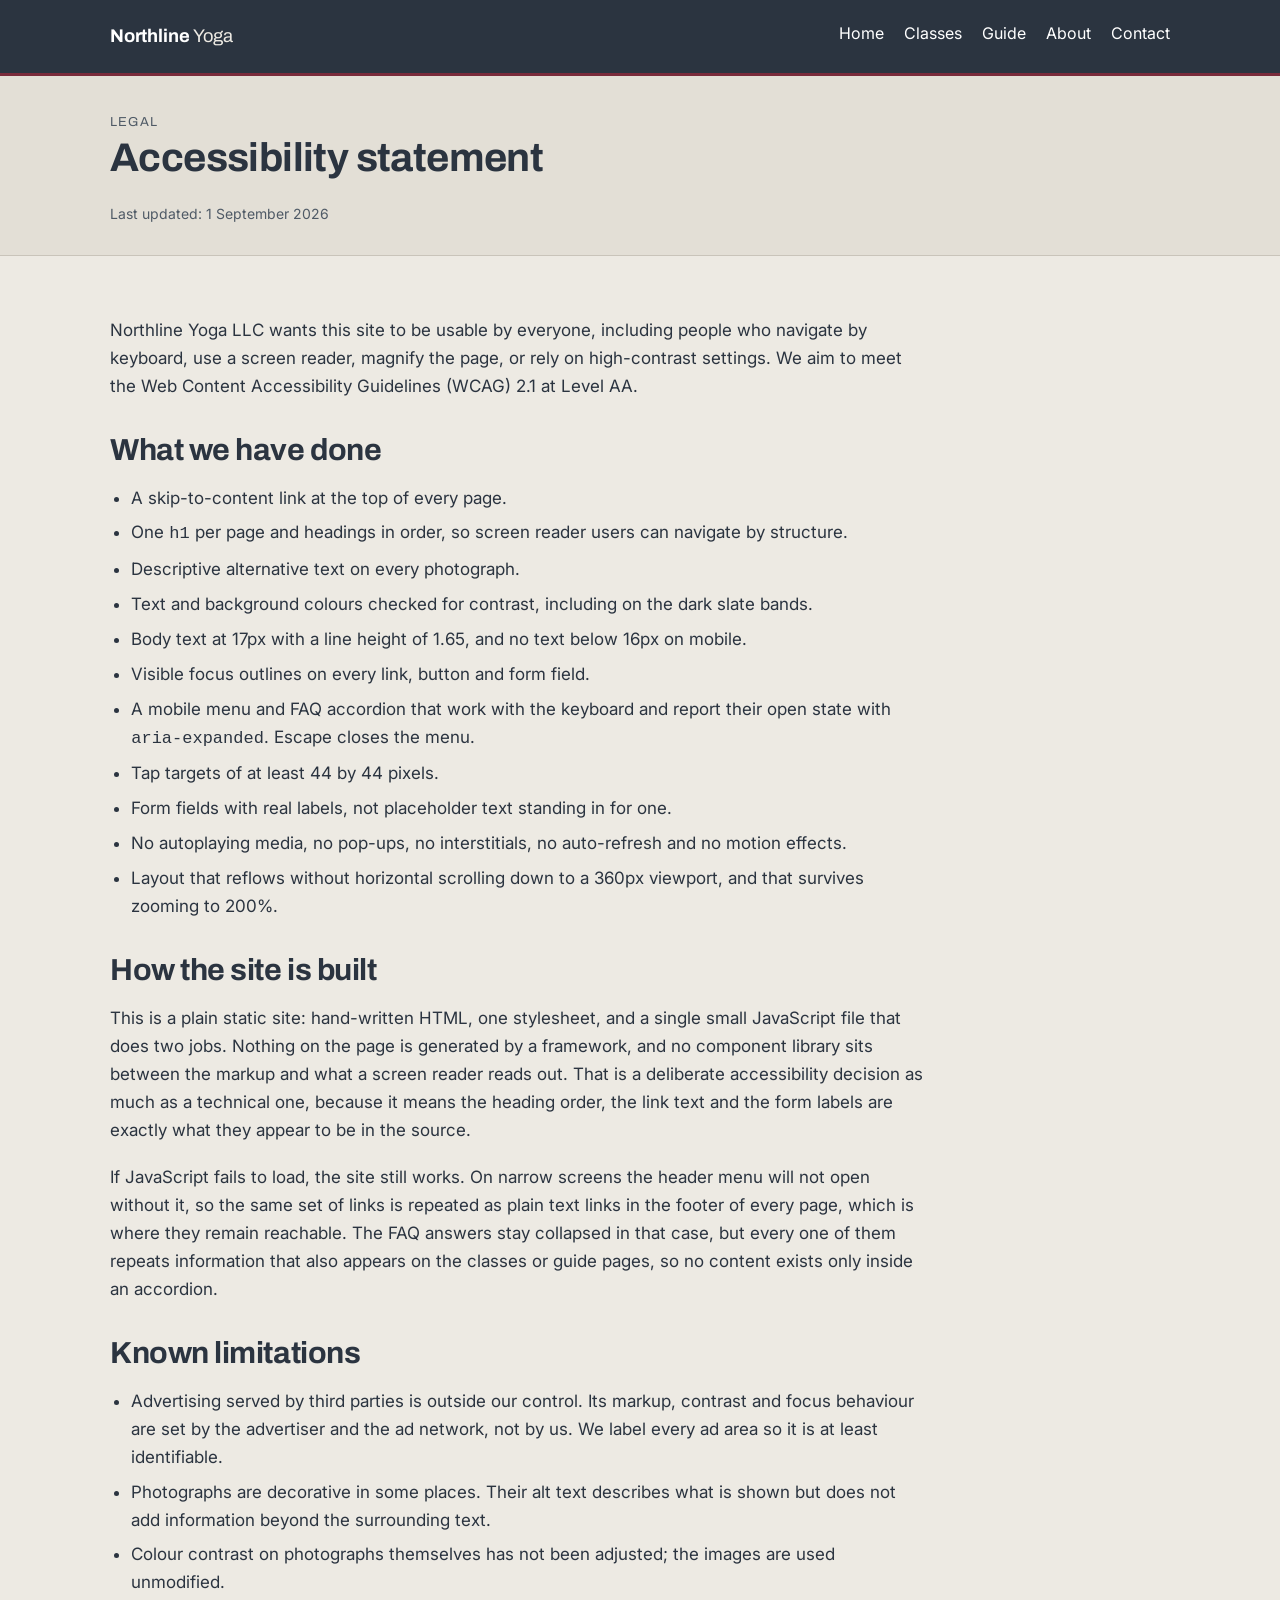
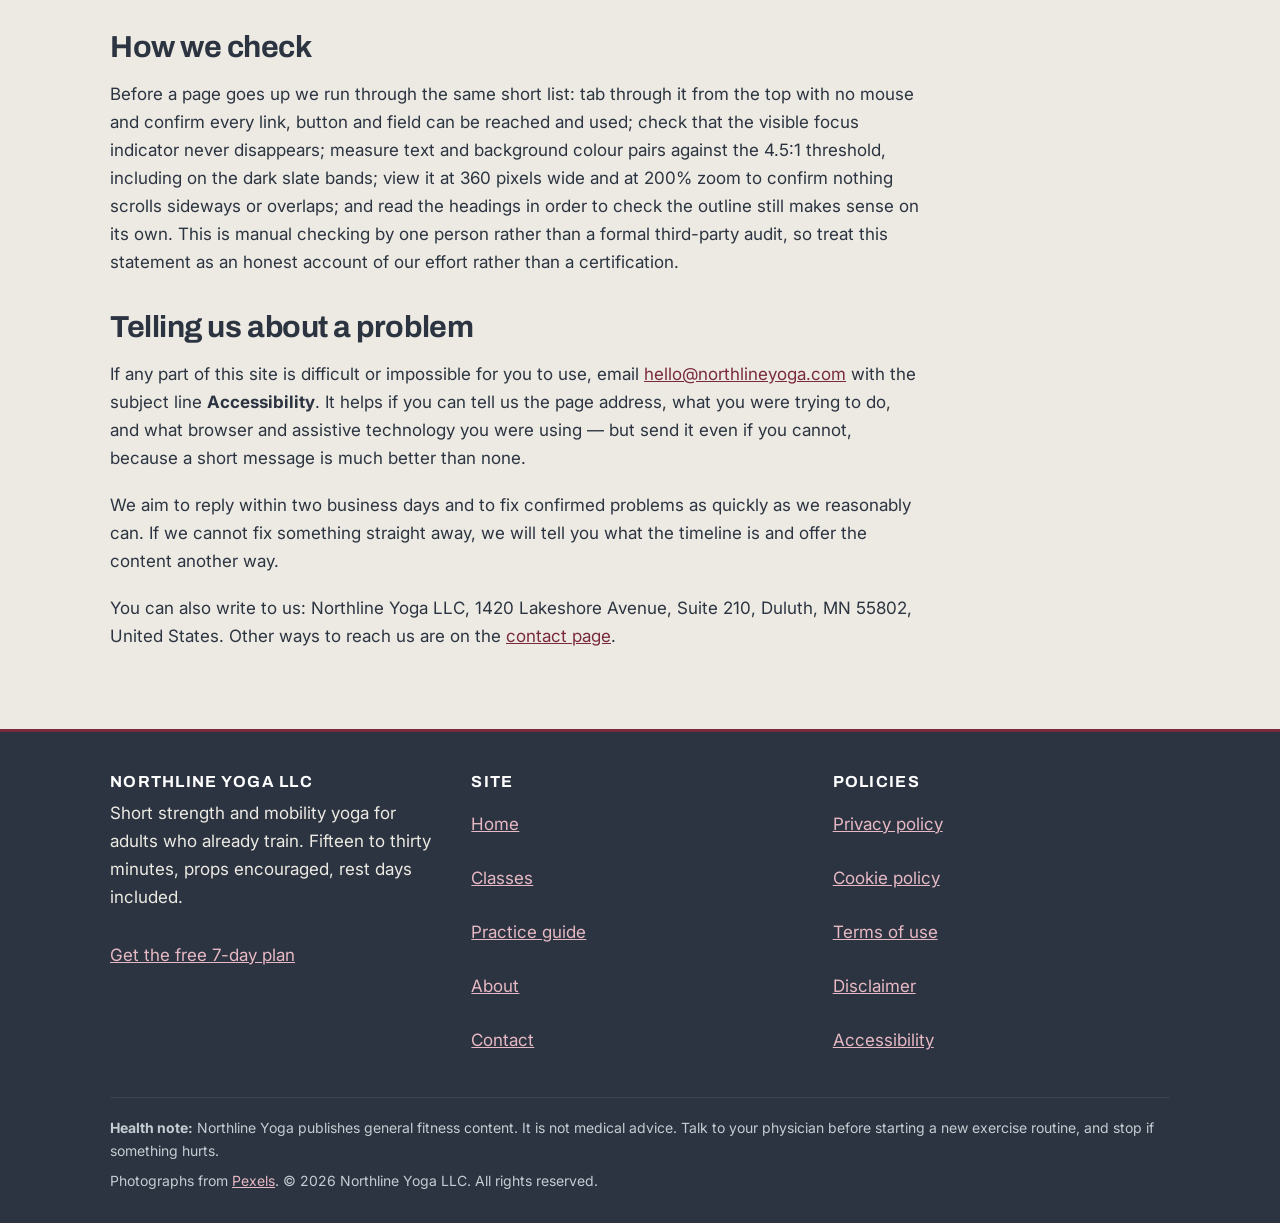
<file: accessibility.html>
<!DOCTYPE html>
<html lang="en-US">
<head>
<meta charset="utf-8">
<meta name="viewport" content="width=device-width, initial-scale=1">
<title>Accessibility Statement | Northline Yoga</title>
<meta name="description" content="How Northline Yoga builds this site for keyboard, screen reader and low-vision use, the standard we aim at, known limitations, and how to report an accessibility problem.">
<link rel="canonical" href="https://www.northlineyoga.com/accessibility.html">
<meta property="og:type" content="article">
<meta property="og:site_name" content="Northline Yoga">
<meta property="og:title" content="Accessibility Statement | Northline Yoga">
<meta property="og:description" content="The standard we aim at, what we have done, known limitations, and how to report a problem.">
<meta property="og:url" content="https://www.northlineyoga.com/accessibility.html">
<meta property="og:image" content="https://images.pexels.com/photos/8436587/pexels-photo-8436587.jpeg?auto=compress&cs=tinysrgb&w=1200">
<meta name="twitter:card" content="summary_large_image">
<link rel="icon" href="https://images.pexels.com/photos/6752163/pexels-photo-6752163.jpeg?auto=compress&cs=tinysrgb&w=64" type="image/jpeg">
<link rel="preconnect" href="https://fonts.googleapis.com">
<link rel="preconnect" href="https://fonts.gstatic.com" crossorigin>
<link href="https://fonts.googleapis.com/css2?family=Archivo:wght@600;700&family=Inter:wght@400;600&display=swap" rel="stylesheet">
<link rel="stylesheet" href="styles.css">
<!-- Google AdSense: enable only after the site is approved.
<script async src="https://pagead2.googlesyndication.com/pagead/js/adsbygoogle.js?client=ca-pub-XXXXXXXXXXXXXXXX" crossorigin="anonymous"></script>
-->
</head>
<body>
<a class="skip-link" href="#main">Skip to content</a>

<header class="site-header">
  <div class="container header-inner">
    <a class="brand" href="index.html">Northline <span>Yoga</span></a>
    <button class="nav-toggle" type="button" aria-expanded="false" aria-controls="site-nav">
      <span class="bars" aria-hidden="true"></span> Menu
    </button>
    <nav class="site-nav" id="site-nav" aria-label="Main">
      <ul>
        <li><a href="index.html">Home</a></li>
        <li><a href="classes.html">Classes</a></li>
        <li><a href="guide.html">Guide</a></li>
        <li><a href="about.html">About</a></li>
        <li><a href="contact.html">Contact</a></li>
      </ul>
    </nav>
  </div>
</header>

<main id="main">

  <div class="page-head">
    <div class="container">
      <p class="eyebrow">Legal</p>
      <h1>Accessibility statement</h1>
      <p class="meta-line">Last updated: 1 September 2026</p>
    </div>
  </div>

  <section class="section">
    <div class="container">
      <div class="prose">

        <p>Northline Yoga LLC wants this site to be usable by everyone, including people who navigate by keyboard, use a screen reader, magnify the page, or rely on high-contrast settings. We aim to meet the Web Content Accessibility Guidelines (WCAG) 2.1 at Level AA.</p>

        <h2>What we have done</h2>
        <ul>
          <li>A skip-to-content link at the top of every page.</li>
          <li>One <code>h1</code> per page and headings in order, so screen reader users can navigate by structure.</li>
          <li>Descriptive alternative text on every photograph.</li>
          <li>Text and background colours checked for contrast, including on the dark slate bands.</li>
          <li>Body text at 17px with a line height of 1.65, and no text below 16px on mobile.</li>
          <li>Visible focus outlines on every link, button and form field.</li>
          <li>A mobile menu and FAQ accordion that work with the keyboard and report their open state with <code>aria-expanded</code>. Escape closes the menu.</li>
          <li>Tap targets of at least 44 by 44 pixels.</li>
          <li>Form fields with real labels, not placeholder text standing in for one.</li>
          <li>No autoplaying media, no pop-ups, no interstitials, no auto-refresh and no motion effects.</li>
          <li>Layout that reflows without horizontal scrolling down to a 360px viewport, and that survives zooming to 200%.</li>
        </ul>

        <h2>How the site is built</h2>
        <p>This is a plain static site: hand-written HTML, one stylesheet, and a single small JavaScript file that does two jobs. Nothing on the page is generated by a framework, and no component library sits between the markup and what a screen reader reads out. That is a deliberate accessibility decision as much as a technical one, because it means the heading order, the link text and the form labels are exactly what they appear to be in the source.</p>
        <p>If JavaScript fails to load, the site still works. On narrow screens the header menu will not open without it, so the same set of links is repeated as plain text links in the footer of every page, which is where they remain reachable. The FAQ answers stay collapsed in that case, but every one of them repeats information that also appears on the classes or guide pages, so no content exists only inside an accordion.</p>

        <h2>Known limitations</h2>
        <ul>
          <li>Advertising served by third parties is outside our control. Its markup, contrast and focus behaviour are set by the advertiser and the ad network, not by us. We label every ad area so it is at least identifiable.</li>
          <li>Photographs are decorative in some places. Their alt text describes what is shown but does not add information beyond the surrounding text.</li>
          <li>Colour contrast on photographs themselves has not been adjusted; the images are used unmodified.</li>
        </ul>

        <h2>How we check</h2>
        <p>Before a page goes up we run through the same short list: tab through it from the top with no mouse and confirm every link, button and field can be reached and used; check that the visible focus indicator never disappears; measure text and background colour pairs against the 4.5:1 threshold, including on the dark slate bands; view it at 360 pixels wide and at 200% zoom to confirm nothing scrolls sideways or overlaps; and read the headings in order to check the outline still makes sense on its own. This is manual checking by one person rather than a formal third-party audit, so treat this statement as an honest account of our effort rather than a certification.</p>

        <h2>Telling us about a problem</h2>
        <p>If any part of this site is difficult or impossible for you to use, email <a href="mailto:hello@northlineyoga.com">hello@northlineyoga.com</a> with the subject line <strong>Accessibility</strong>. It helps if you can tell us the page address, what you were trying to do, and what browser and assistive technology you were using &mdash; but send it even if you cannot, because a short message is much better than none.</p>
        <p>We aim to reply within two business days and to fix confirmed problems as quickly as we reasonably can. If we cannot fix something straight away, we will tell you what the timeline is and offer the content another way.</p>
        <p>You can also write to us: Northline Yoga LLC, 1420 Lakeshore Avenue, Suite 210, Duluth, MN 55802, United States. Other ways to reach us are on the <a href="contact.html">contact page</a>.</p>

      </div>
    </div>
  </section>

</main>

<footer class="site-footer">
  <div class="container">
    <div class="footer-grid">
      <div>
        <h2>Northline Yoga LLC</h2>
        <p>Short strength and mobility yoga for adults who already train. Fifteen to thirty minutes, props encouraged, rest days included.</p>
        <p><a href="contact.html#start">Get the free 7-day plan</a></p>
      </div>
      <div>
        <h3>Site</h3>
        <ul>
          <li><a href="index.html">Home</a></li>
          <li><a href="classes.html">Classes</a></li>
          <li><a href="guide.html">Practice guide</a></li>
          <li><a href="about.html">About</a></li>
          <li><a href="contact.html">Contact</a></li>
        </ul>
      </div>
      <div>
        <h3>Policies</h3>
        <ul>
          <li><a href="privacy-policy.html">Privacy policy</a></li>
          <li><a href="cookie-policy.html">Cookie policy</a></li>
          <li><a href="terms.html">Terms of use</a></li>
          <li><a href="disclaimer.html">Disclaimer</a></li>
          <li><a href="accessibility.html">Accessibility</a></li>
        </ul>
      </div>
    </div>
    <div class="footer-note">
      <p><strong>Health note:</strong> Northline Yoga publishes general fitness content. It is not medical advice. Talk to your physician before starting a new exercise routine, and stop if something hurts.</p>
      <p>Photographs from <a href="https://www.pexels.com/" rel="noopener">Pexels</a>. &copy; 2026 Northline Yoga LLC. All rights reserved.</p>
    </div>
  </div>
</footer>

<script src="script.js"></script>
</body>
</html>
</file>
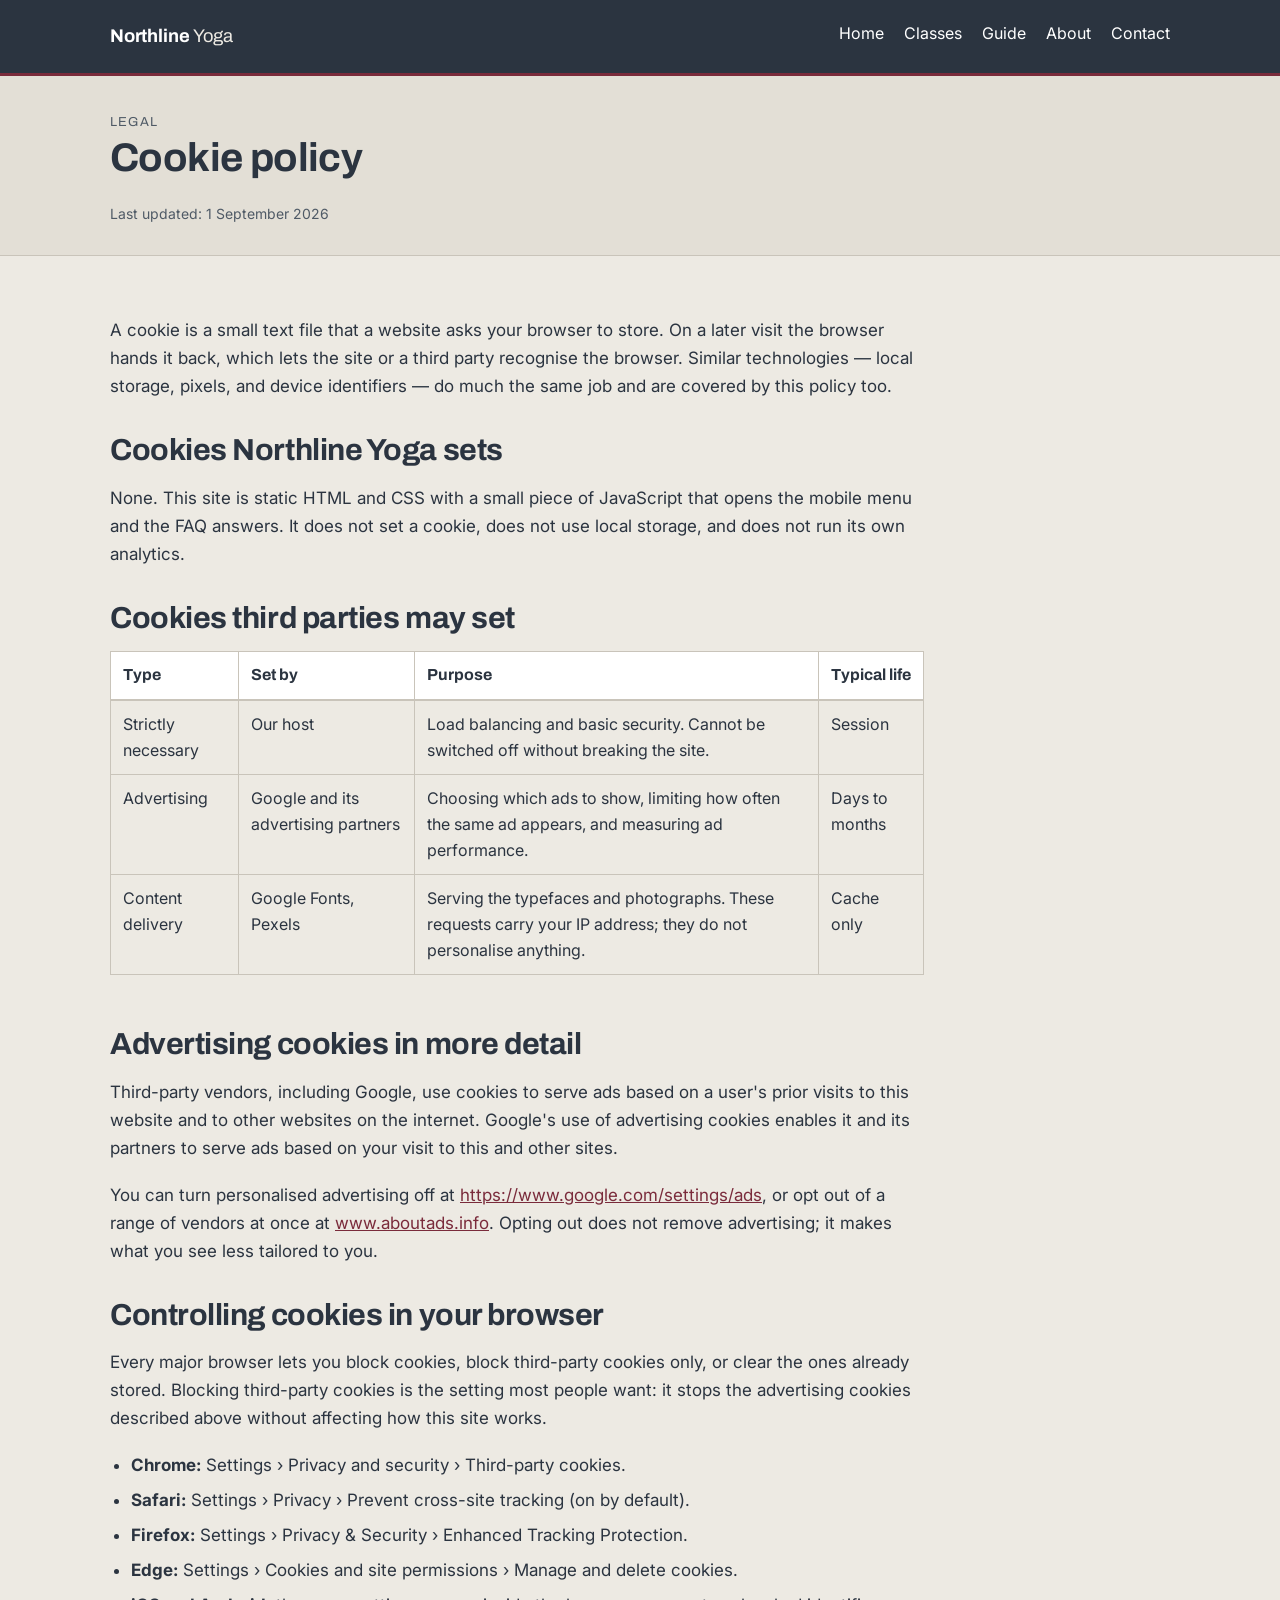
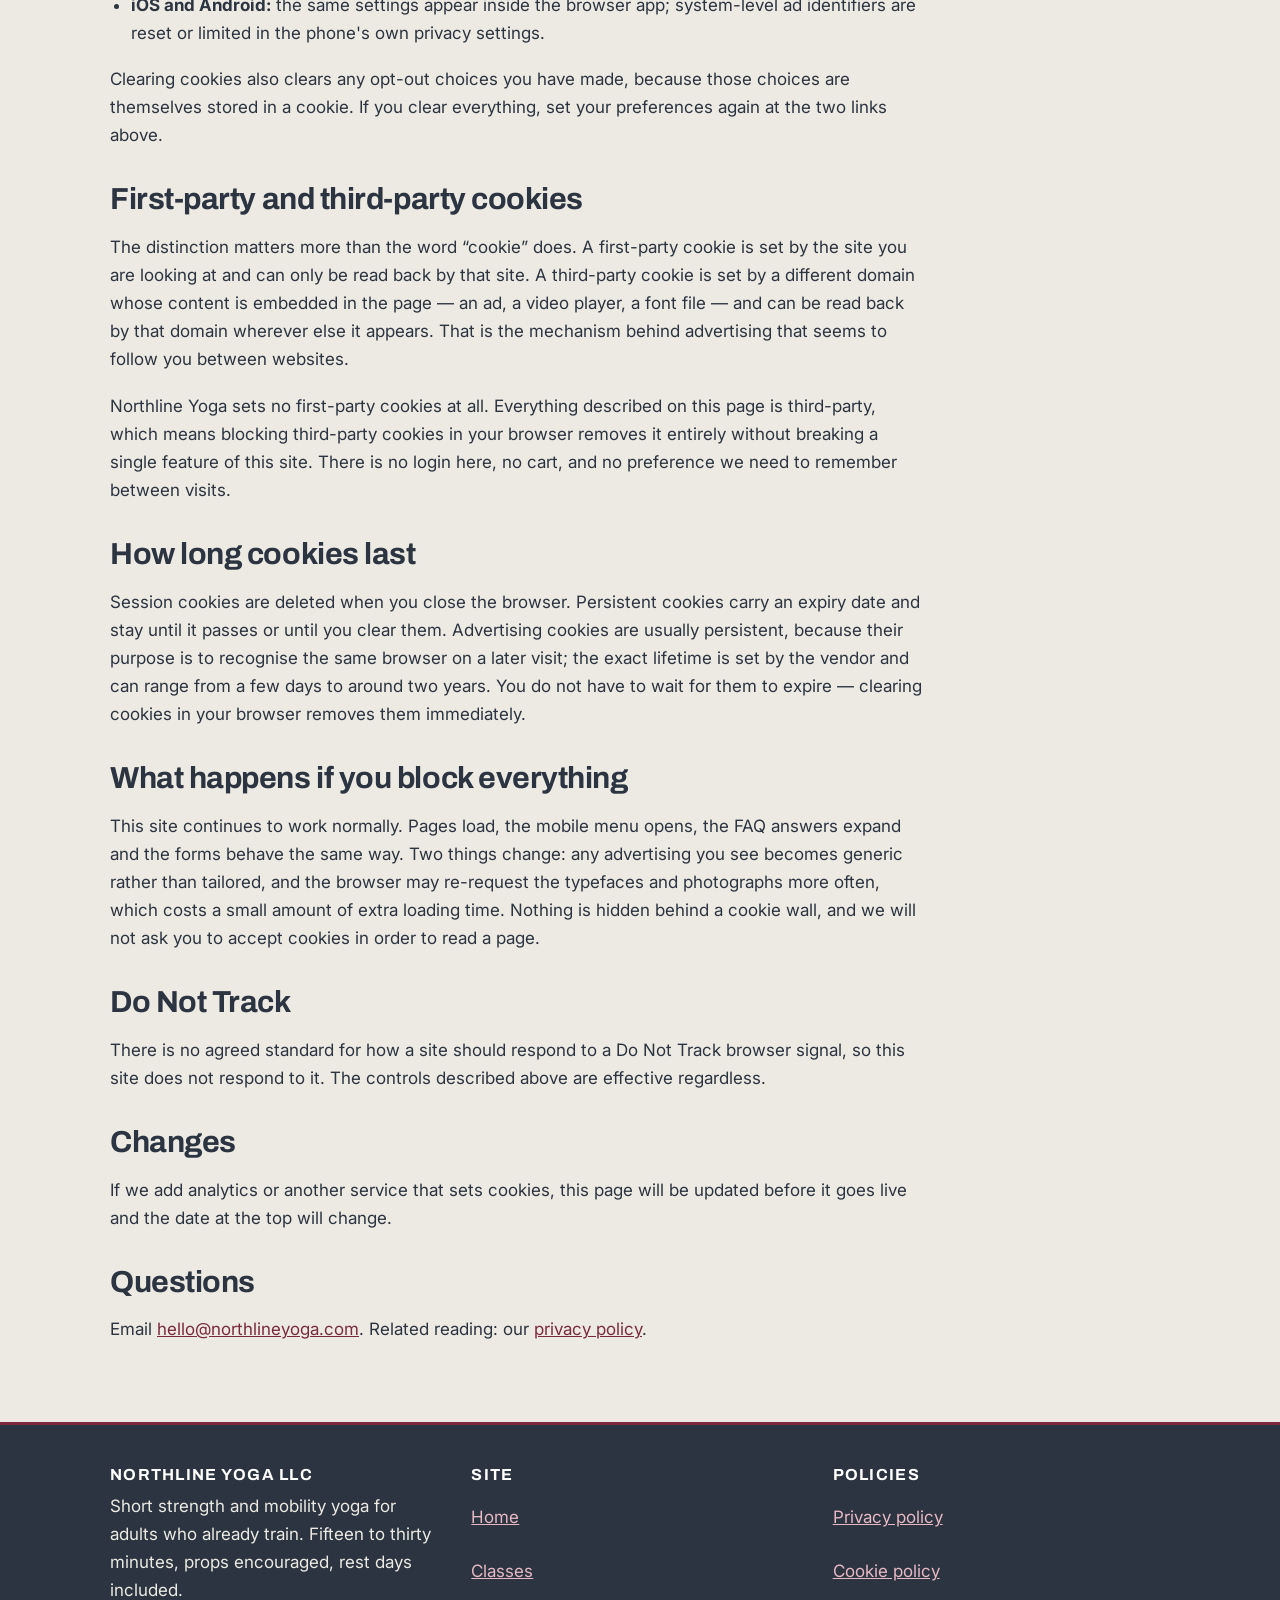
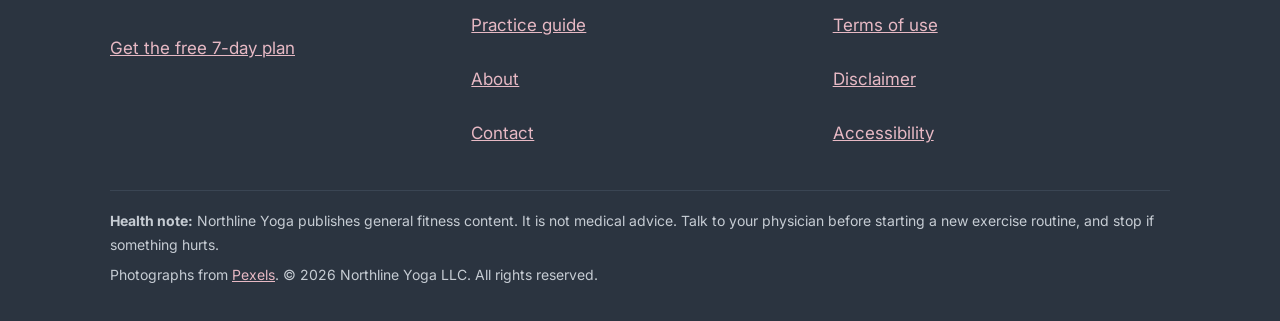
<file: cookie-policy.html>
<!DOCTYPE html>
<html lang="en-US">
<head>
<meta charset="utf-8">
<meta name="viewport" content="width=device-width, initial-scale=1">
<title>Cookie Policy | Northline Yoga</title>
<meta name="description" content="The cookie types that may be set when you use northlineyoga.com, who sets them, and step-by-step instructions for controlling or removing cookies in your browser.">
<link rel="canonical" href="https://www.northlineyoga.com/cookie-policy.html">
<meta property="og:type" content="article">
<meta property="og:site_name" content="Northline Yoga">
<meta property="og:title" content="Cookie Policy | Northline Yoga">
<meta property="og:description" content="Which cookies may be set on this site, who sets them, and how to control them in your browser.">
<meta property="og:url" content="https://www.northlineyoga.com/cookie-policy.html">
<meta property="og:image" content="https://images.pexels.com/photos/8436587/pexels-photo-8436587.jpeg?auto=compress&cs=tinysrgb&w=1200">
<meta name="twitter:card" content="summary_large_image">
<link rel="icon" href="https://images.pexels.com/photos/6752163/pexels-photo-6752163.jpeg?auto=compress&cs=tinysrgb&w=64" type="image/jpeg">
<link rel="preconnect" href="https://fonts.googleapis.com">
<link rel="preconnect" href="https://fonts.gstatic.com" crossorigin>
<link href="https://fonts.googleapis.com/css2?family=Archivo:wght@600;700&family=Inter:wght@400;600&display=swap" rel="stylesheet">
<link rel="stylesheet" href="styles.css">
<!-- Google AdSense: enable only after the site is approved.
<script async src="https://pagead2.googlesyndication.com/pagead/js/adsbygoogle.js?client=ca-pub-XXXXXXXXXXXXXXXX" crossorigin="anonymous"></script>
-->
</head>
<body>
<a class="skip-link" href="#main">Skip to content</a>

<header class="site-header">
  <div class="container header-inner">
    <a class="brand" href="index.html">Northline <span>Yoga</span></a>
    <button class="nav-toggle" type="button" aria-expanded="false" aria-controls="site-nav">
      <span class="bars" aria-hidden="true"></span> Menu
    </button>
    <nav class="site-nav" id="site-nav" aria-label="Main">
      <ul>
        <li><a href="index.html">Home</a></li>
        <li><a href="classes.html">Classes</a></li>
        <li><a href="guide.html">Guide</a></li>
        <li><a href="about.html">About</a></li>
        <li><a href="contact.html">Contact</a></li>
      </ul>
    </nav>
  </div>
</header>

<main id="main">

  <div class="page-head">
    <div class="container">
      <p class="eyebrow">Legal</p>
      <h1>Cookie policy</h1>
      <p class="meta-line">Last updated: 1 September 2026</p>
    </div>
  </div>

  <section class="section">
    <div class="container">
      <div class="prose">

        <p>A cookie is a small text file that a website asks your browser to store. On a later visit the browser hands it back, which lets the site or a third party recognise the browser. Similar technologies &mdash; local storage, pixels, and device identifiers &mdash; do much the same job and are covered by this policy too.</p>

        <h2>Cookies Northline Yoga sets</h2>
        <p>None. This site is static HTML and CSS with a small piece of JavaScript that opens the mobile menu and the FAQ answers. It does not set a cookie, does not use local storage, and does not run its own analytics.</p>

        <h2>Cookies third parties may set</h2>
        <div class="table-wrap">
          <table>
            <caption class="visually-hidden">Categories of cookie that may be set on this site</caption>
            <thead>
              <tr><th scope="col">Type</th><th scope="col">Set by</th><th scope="col">Purpose</th><th scope="col">Typical life</th></tr>
            </thead>
            <tbody>
              <tr>
                <td>Strictly necessary</td>
                <td>Our host</td>
                <td>Load balancing and basic security. Cannot be switched off without breaking the site.</td>
                <td>Session</td>
              </tr>
              <tr>
                <td>Advertising</td>
                <td>Google and its advertising partners</td>
                <td>Choosing which ads to show, limiting how often the same ad appears, and measuring ad performance.</td>
                <td>Days to months</td>
              </tr>
              <tr>
                <td>Content delivery</td>
                <td>Google Fonts, Pexels</td>
                <td>Serving the typefaces and photographs. These requests carry your IP address; they do not personalise anything.</td>
                <td>Cache only</td>
              </tr>
            </tbody>
          </table>
        </div>

        <h2>Advertising cookies in more detail</h2>
        <p>Third-party vendors, including Google, use cookies to serve ads based on a user's prior visits to this website and to other websites on the internet. Google's use of advertising cookies enables it and its partners to serve ads based on your visit to this and other sites.</p>
        <p>You can turn personalised advertising off at <a href="https://www.google.com/settings/ads" rel="noopener">https://www.google.com/settings/ads</a>, or opt out of a range of vendors at once at <a href="https://www.aboutads.info/choices/" rel="noopener">www.aboutads.info</a>. Opting out does not remove advertising; it makes what you see less tailored to you.</p>

        <h2>Controlling cookies in your browser</h2>
        <p>Every major browser lets you block cookies, block third-party cookies only, or clear the ones already stored. Blocking third-party cookies is the setting most people want: it stops the advertising cookies described above without affecting how this site works.</p>
        <ul>
          <li><strong>Chrome:</strong> Settings &rsaquo; Privacy and security &rsaquo; Third-party cookies.</li>
          <li><strong>Safari:</strong> Settings &rsaquo; Privacy &rsaquo; Prevent cross-site tracking (on by default).</li>
          <li><strong>Firefox:</strong> Settings &rsaquo; Privacy &amp; Security &rsaquo; Enhanced Tracking Protection.</li>
          <li><strong>Edge:</strong> Settings &rsaquo; Cookies and site permissions &rsaquo; Manage and delete cookies.</li>
          <li><strong>iOS and Android:</strong> the same settings appear inside the browser app; system-level ad identifiers are reset or limited in the phone's own privacy settings.</li>
        </ul>
        <p>Clearing cookies also clears any opt-out choices you have made, because those choices are themselves stored in a cookie. If you clear everything, set your preferences again at the two links above.</p>

        <h2>First-party and third-party cookies</h2>
        <p>The distinction matters more than the word &ldquo;cookie&rdquo; does. A first-party cookie is set by the site you are looking at and can only be read back by that site. A third-party cookie is set by a different domain whose content is embedded in the page &mdash; an ad, a video player, a font file &mdash; and can be read back by that domain wherever else it appears. That is the mechanism behind advertising that seems to follow you between websites.</p>
        <p>Northline Yoga sets no first-party cookies at all. Everything described on this page is third-party, which means blocking third-party cookies in your browser removes it entirely without breaking a single feature of this site. There is no login here, no cart, and no preference we need to remember between visits.</p>

        <h2>How long cookies last</h2>
        <p>Session cookies are deleted when you close the browser. Persistent cookies carry an expiry date and stay until it passes or until you clear them. Advertising cookies are usually persistent, because their purpose is to recognise the same browser on a later visit; the exact lifetime is set by the vendor and can range from a few days to around two years. You do not have to wait for them to expire &mdash; clearing cookies in your browser removes them immediately.</p>

        <h2>What happens if you block everything</h2>
        <p>This site continues to work normally. Pages load, the mobile menu opens, the FAQ answers expand and the forms behave the same way. Two things change: any advertising you see becomes generic rather than tailored, and the browser may re-request the typefaces and photographs more often, which costs a small amount of extra loading time. Nothing is hidden behind a cookie wall, and we will not ask you to accept cookies in order to read a page.</p>

        <h2>Do Not Track</h2>
        <p>There is no agreed standard for how a site should respond to a Do Not Track browser signal, so this site does not respond to it. The controls described above are effective regardless.</p>

        <h2>Changes</h2>
        <p>If we add analytics or another service that sets cookies, this page will be updated before it goes live and the date at the top will change.</p>

        <h2>Questions</h2>
        <p>Email <a href="mailto:hello@northlineyoga.com">hello@northlineyoga.com</a>. Related reading: our <a href="privacy-policy.html">privacy policy</a>.</p>

      </div>
    </div>
  </section>

</main>

<footer class="site-footer">
  <div class="container">
    <div class="footer-grid">
      <div>
        <h2>Northline Yoga LLC</h2>
        <p>Short strength and mobility yoga for adults who already train. Fifteen to thirty minutes, props encouraged, rest days included.</p>
        <p><a href="contact.html#start">Get the free 7-day plan</a></p>
      </div>
      <div>
        <h3>Site</h3>
        <ul>
          <li><a href="index.html">Home</a></li>
          <li><a href="classes.html">Classes</a></li>
          <li><a href="guide.html">Practice guide</a></li>
          <li><a href="about.html">About</a></li>
          <li><a href="contact.html">Contact</a></li>
        </ul>
      </div>
      <div>
        <h3>Policies</h3>
        <ul>
          <li><a href="privacy-policy.html">Privacy policy</a></li>
          <li><a href="cookie-policy.html">Cookie policy</a></li>
          <li><a href="terms.html">Terms of use</a></li>
          <li><a href="disclaimer.html">Disclaimer</a></li>
          <li><a href="accessibility.html">Accessibility</a></li>
        </ul>
      </div>
    </div>
    <div class="footer-note">
      <p><strong>Health note:</strong> Northline Yoga publishes general fitness content. It is not medical advice. Talk to your physician before starting a new exercise routine, and stop if something hurts.</p>
      <p>Photographs from <a href="https://www.pexels.com/" rel="noopener">Pexels</a>. &copy; 2026 Northline Yoga LLC. All rights reserved.</p>
    </div>
  </div>
</footer>

<script src="script.js"></script>
</body>
</html>
</file>
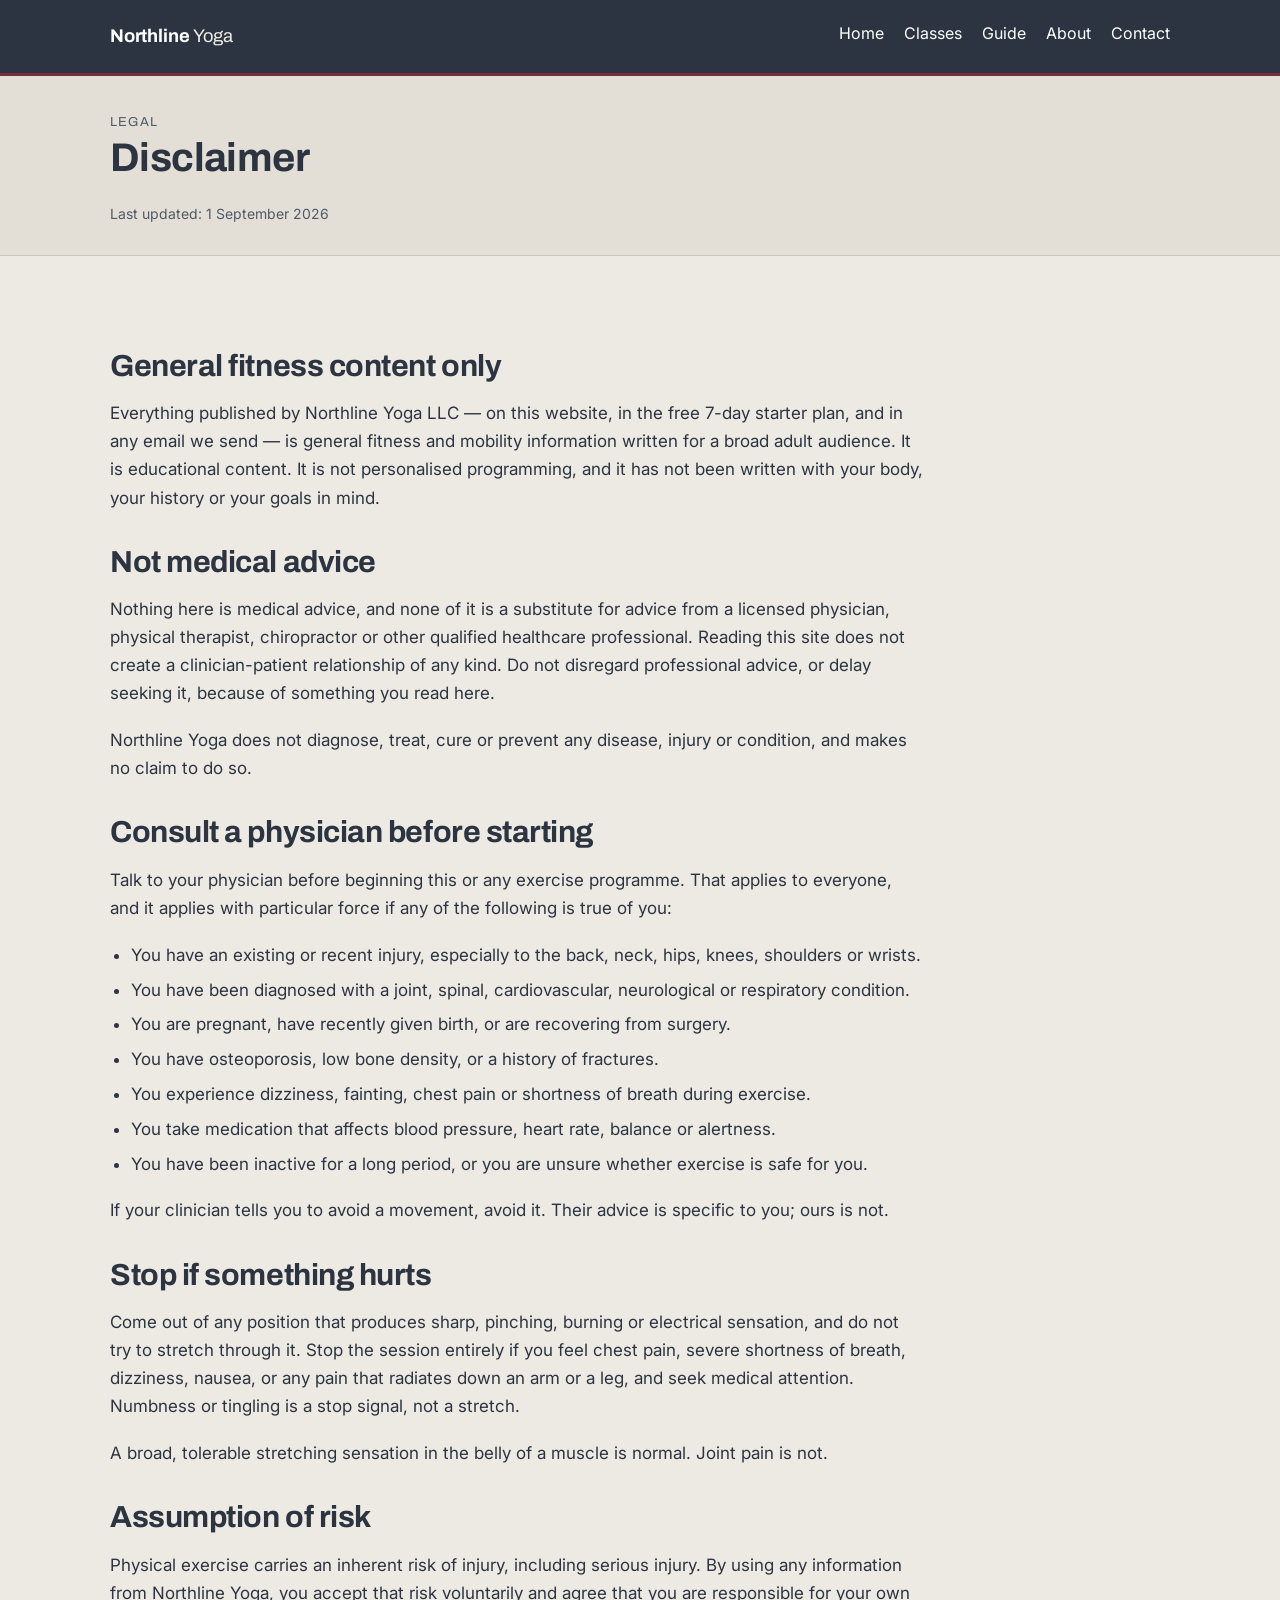
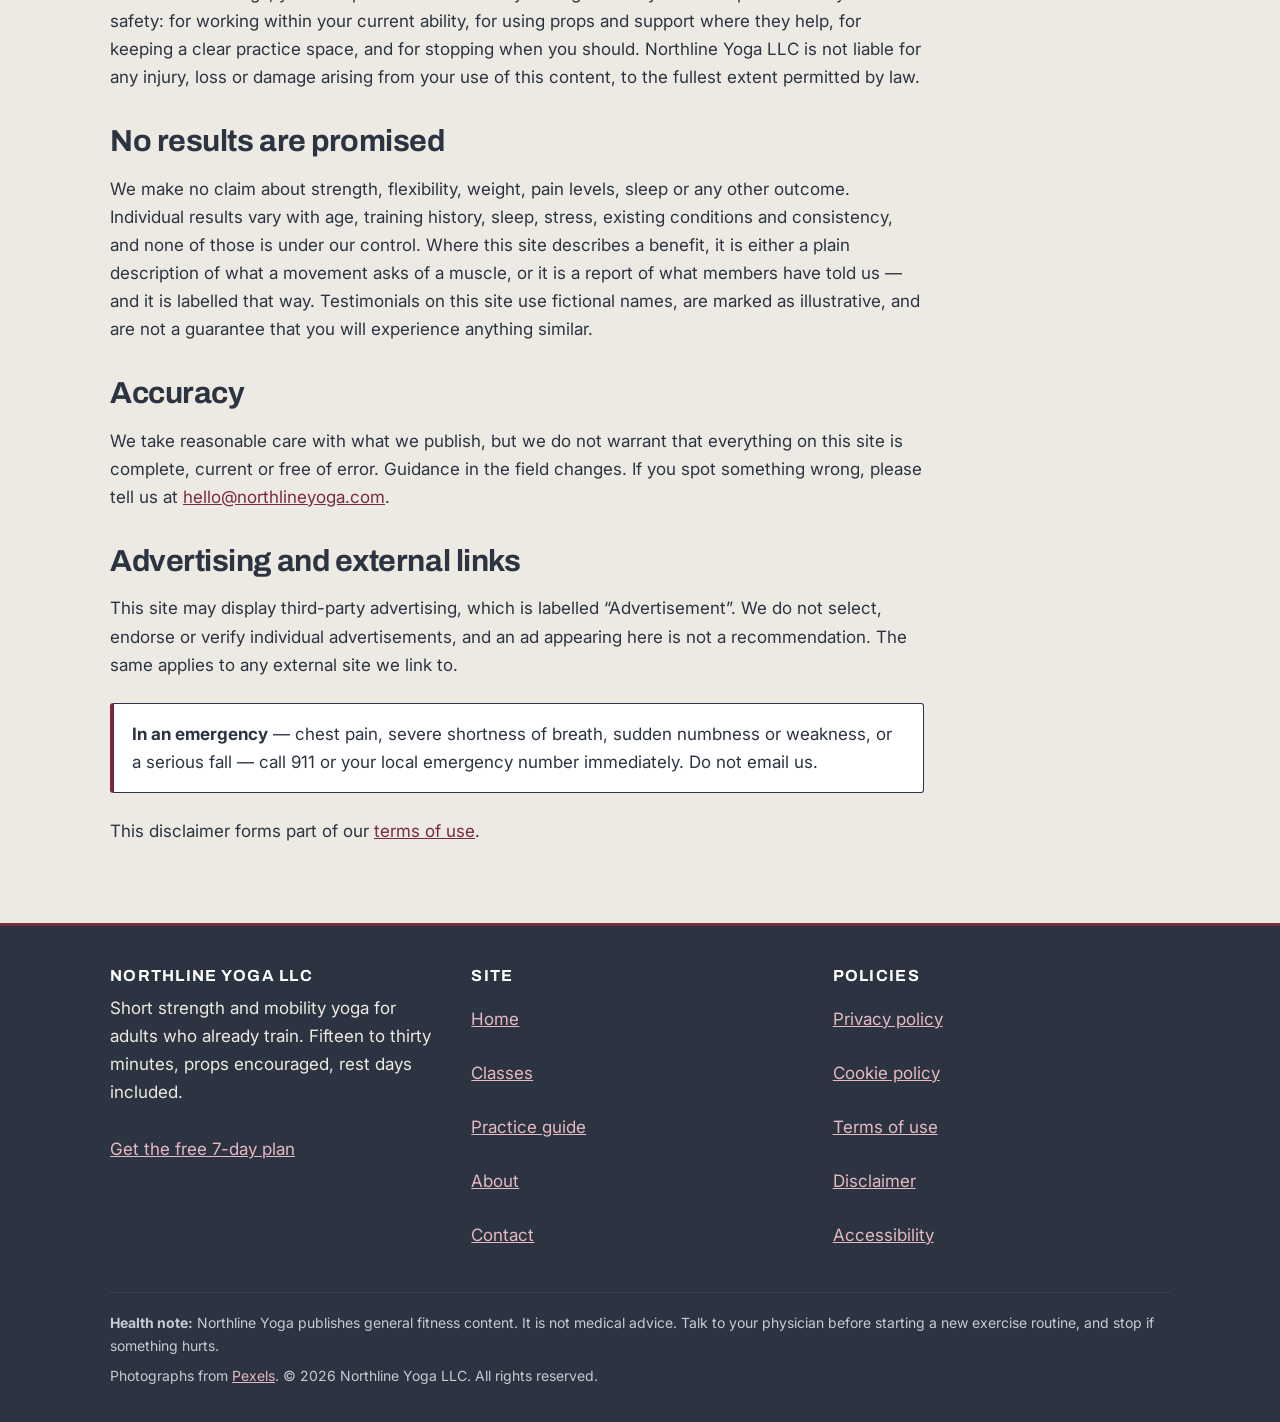
<file: disclaimer.html>
<!DOCTYPE html>
<html lang="en-US">
<head>
<meta charset="utf-8">
<meta name="viewport" content="width=device-width, initial-scale=1">
<title>Disclaimer | Northline Yoga</title>
<meta name="description" content="Northline Yoga publishes general fitness content, not medical advice. Consult a physician before starting, especially with an existing injury, and stop if something hurts.">
<link rel="canonical" href="https://www.northlineyoga.com/disclaimer.html">
<meta property="og:type" content="article">
<meta property="og:site_name" content="Northline Yoga">
<meta property="og:title" content="Disclaimer | Northline Yoga">
<meta property="og:description" content="General fitness content, not medical advice. Consult a physician before starting and stop if something hurts.">
<meta property="og:url" content="https://www.northlineyoga.com/disclaimer.html">
<meta property="og:image" content="https://images.pexels.com/photos/8436587/pexels-photo-8436587.jpeg?auto=compress&cs=tinysrgb&w=1200">
<meta name="twitter:card" content="summary_large_image">
<link rel="icon" href="https://images.pexels.com/photos/6752163/pexels-photo-6752163.jpeg?auto=compress&cs=tinysrgb&w=64" type="image/jpeg">
<link rel="preconnect" href="https://fonts.googleapis.com">
<link rel="preconnect" href="https://fonts.gstatic.com" crossorigin>
<link href="https://fonts.googleapis.com/css2?family=Archivo:wght@600;700&family=Inter:wght@400;600&display=swap" rel="stylesheet">
<link rel="stylesheet" href="styles.css">
<!-- Google AdSense: enable only after the site is approved.
<script async src="https://pagead2.googlesyndication.com/pagead/js/adsbygoogle.js?client=ca-pub-XXXXXXXXXXXXXXXX" crossorigin="anonymous"></script>
-->
</head>
<body>
<a class="skip-link" href="#main">Skip to content</a>

<header class="site-header">
  <div class="container header-inner">
    <a class="brand" href="index.html">Northline <span>Yoga</span></a>
    <button class="nav-toggle" type="button" aria-expanded="false" aria-controls="site-nav">
      <span class="bars" aria-hidden="true"></span> Menu
    </button>
    <nav class="site-nav" id="site-nav" aria-label="Main">
      <ul>
        <li><a href="index.html">Home</a></li>
        <li><a href="classes.html">Classes</a></li>
        <li><a href="guide.html">Guide</a></li>
        <li><a href="about.html">About</a></li>
        <li><a href="contact.html">Contact</a></li>
      </ul>
    </nav>
  </div>
</header>

<main id="main">

  <div class="page-head">
    <div class="container">
      <p class="eyebrow">Legal</p>
      <h1>Disclaimer</h1>
      <p class="meta-line">Last updated: 1 September 2026</p>
    </div>
  </div>

  <section class="section">
    <div class="container">
      <div class="prose">

        <h2>General fitness content only</h2>
        <p>Everything published by Northline Yoga LLC &mdash; on this website, in the free 7-day starter plan, and in any email we send &mdash; is general fitness and mobility information written for a broad adult audience. It is educational content. It is not personalised programming, and it has not been written with your body, your history or your goals in mind.</p>

        <h2>Not medical advice</h2>
        <p>Nothing here is medical advice, and none of it is a substitute for advice from a licensed physician, physical therapist, chiropractor or other qualified healthcare professional. Reading this site does not create a clinician-patient relationship of any kind. Do not disregard professional advice, or delay seeking it, because of something you read here.</p>
        <p>Northline Yoga does not diagnose, treat, cure or prevent any disease, injury or condition, and makes no claim to do so.</p>

        <h2>Consult a physician before starting</h2>
        <p>Talk to your physician before beginning this or any exercise programme. That applies to everyone, and it applies with particular force if any of the following is true of you:</p>
        <ul>
          <li>You have an existing or recent injury, especially to the back, neck, hips, knees, shoulders or wrists.</li>
          <li>You have been diagnosed with a joint, spinal, cardiovascular, neurological or respiratory condition.</li>
          <li>You are pregnant, have recently given birth, or are recovering from surgery.</li>
          <li>You have osteoporosis, low bone density, or a history of fractures.</li>
          <li>You experience dizziness, fainting, chest pain or shortness of breath during exercise.</li>
          <li>You take medication that affects blood pressure, heart rate, balance or alertness.</li>
          <li>You have been inactive for a long period, or you are unsure whether exercise is safe for you.</li>
        </ul>
        <p>If your clinician tells you to avoid a movement, avoid it. Their advice is specific to you; ours is not.</p>

        <h2>Stop if something hurts</h2>
        <p>Come out of any position that produces sharp, pinching, burning or electrical sensation, and do not try to stretch through it. Stop the session entirely if you feel chest pain, severe shortness of breath, dizziness, nausea, or any pain that radiates down an arm or a leg, and seek medical attention. Numbness or tingling is a stop signal, not a stretch.</p>
        <p>A broad, tolerable stretching sensation in the belly of a muscle is normal. Joint pain is not.</p>

        <h2>Assumption of risk</h2>
        <p>Physical exercise carries an inherent risk of injury, including serious injury. By using any information from Northline Yoga, you accept that risk voluntarily and agree that you are responsible for your own safety: for working within your current ability, for using props and support where they help, for keeping a clear practice space, and for stopping when you should. Northline Yoga LLC is not liable for any injury, loss or damage arising from your use of this content, to the fullest extent permitted by law.</p>

        <h2>No results are promised</h2>
        <p>We make no claim about strength, flexibility, weight, pain levels, sleep or any other outcome. Individual results vary with age, training history, sleep, stress, existing conditions and consistency, and none of those is under our control. Where this site describes a benefit, it is either a plain description of what a movement asks of a muscle, or it is a report of what members have told us &mdash; and it is labelled that way. Testimonials on this site use fictional names, are marked as illustrative, and are not a guarantee that you will experience anything similar.</p>

        <h2>Accuracy</h2>
        <p>We take reasonable care with what we publish, but we do not warrant that everything on this site is complete, current or free of error. Guidance in the field changes. If you spot something wrong, please tell us at <a href="mailto:hello@northlineyoga.com">hello@northlineyoga.com</a>.</p>

        <h2>Advertising and external links</h2>
        <p>This site may display third-party advertising, which is labelled &ldquo;Advertisement&rdquo;. We do not select, endorse or verify individual advertisements, and an ad appearing here is not a recommendation. The same applies to any external site we link to.</p>

        <div class="callout">
          <p><strong>In an emergency</strong> &mdash; chest pain, severe shortness of breath, sudden numbness or weakness, or a serious fall &mdash; call 911 or your local emergency number immediately. Do not email us.</p>
        </div>

        <p>This disclaimer forms part of our <a href="terms.html">terms of use</a>.</p>

      </div>
    </div>
  </section>

</main>

<footer class="site-footer">
  <div class="container">
    <div class="footer-grid">
      <div>
        <h2>Northline Yoga LLC</h2>
        <p>Short strength and mobility yoga for adults who already train. Fifteen to thirty minutes, props encouraged, rest days included.</p>
        <p><a href="contact.html#start">Get the free 7-day plan</a></p>
      </div>
      <div>
        <h3>Site</h3>
        <ul>
          <li><a href="index.html">Home</a></li>
          <li><a href="classes.html">Classes</a></li>
          <li><a href="guide.html">Practice guide</a></li>
          <li><a href="about.html">About</a></li>
          <li><a href="contact.html">Contact</a></li>
        </ul>
      </div>
      <div>
        <h3>Policies</h3>
        <ul>
          <li><a href="privacy-policy.html">Privacy policy</a></li>
          <li><a href="cookie-policy.html">Cookie policy</a></li>
          <li><a href="terms.html">Terms of use</a></li>
          <li><a href="disclaimer.html">Disclaimer</a></li>
          <li><a href="accessibility.html">Accessibility</a></li>
        </ul>
      </div>
    </div>
    <div class="footer-note">
      <p><strong>Health note:</strong> Northline Yoga publishes general fitness content. It is not medical advice. Talk to your physician before starting a new exercise routine, and stop if something hurts.</p>
      <p>Photographs from <a href="https://www.pexels.com/" rel="noopener">Pexels</a>. &copy; 2026 Northline Yoga LLC. All rights reserved.</p>
    </div>
  </div>
</footer>

<script src="script.js"></script>
</body>
</html>
</file>
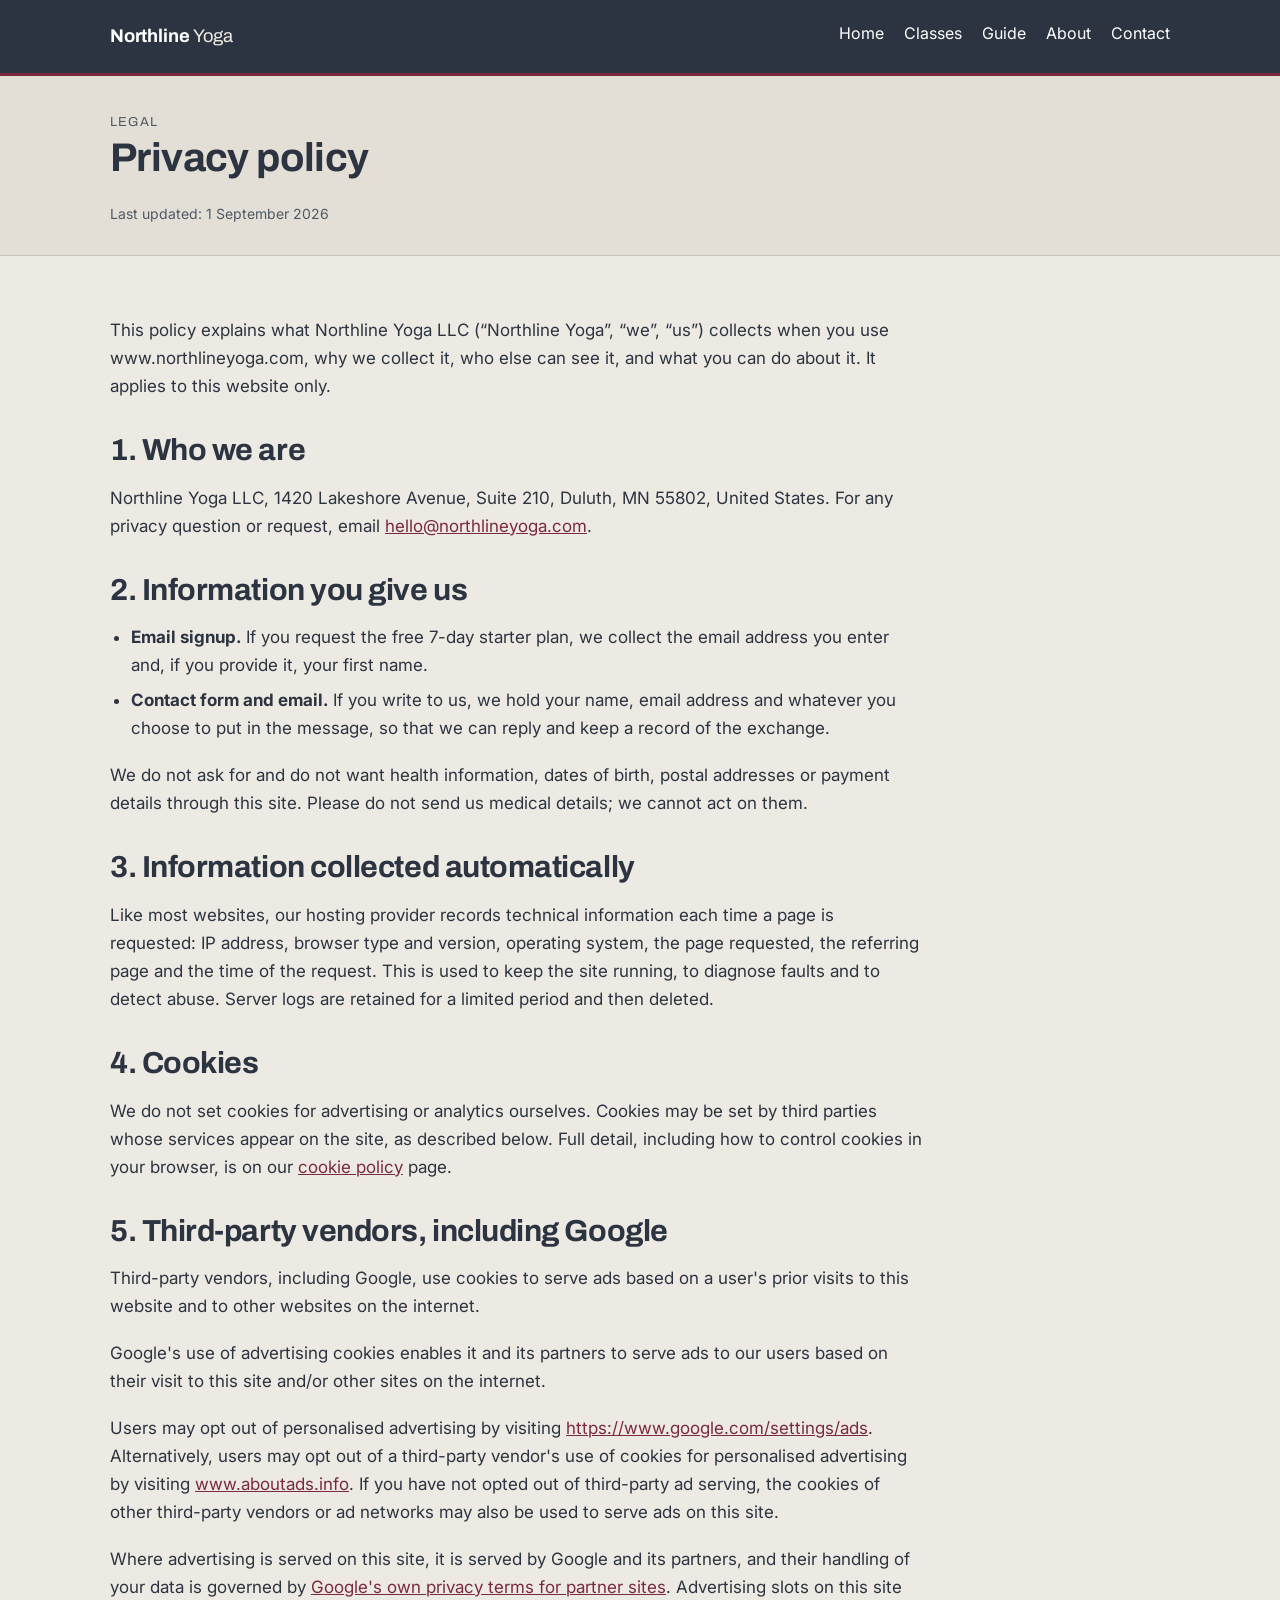
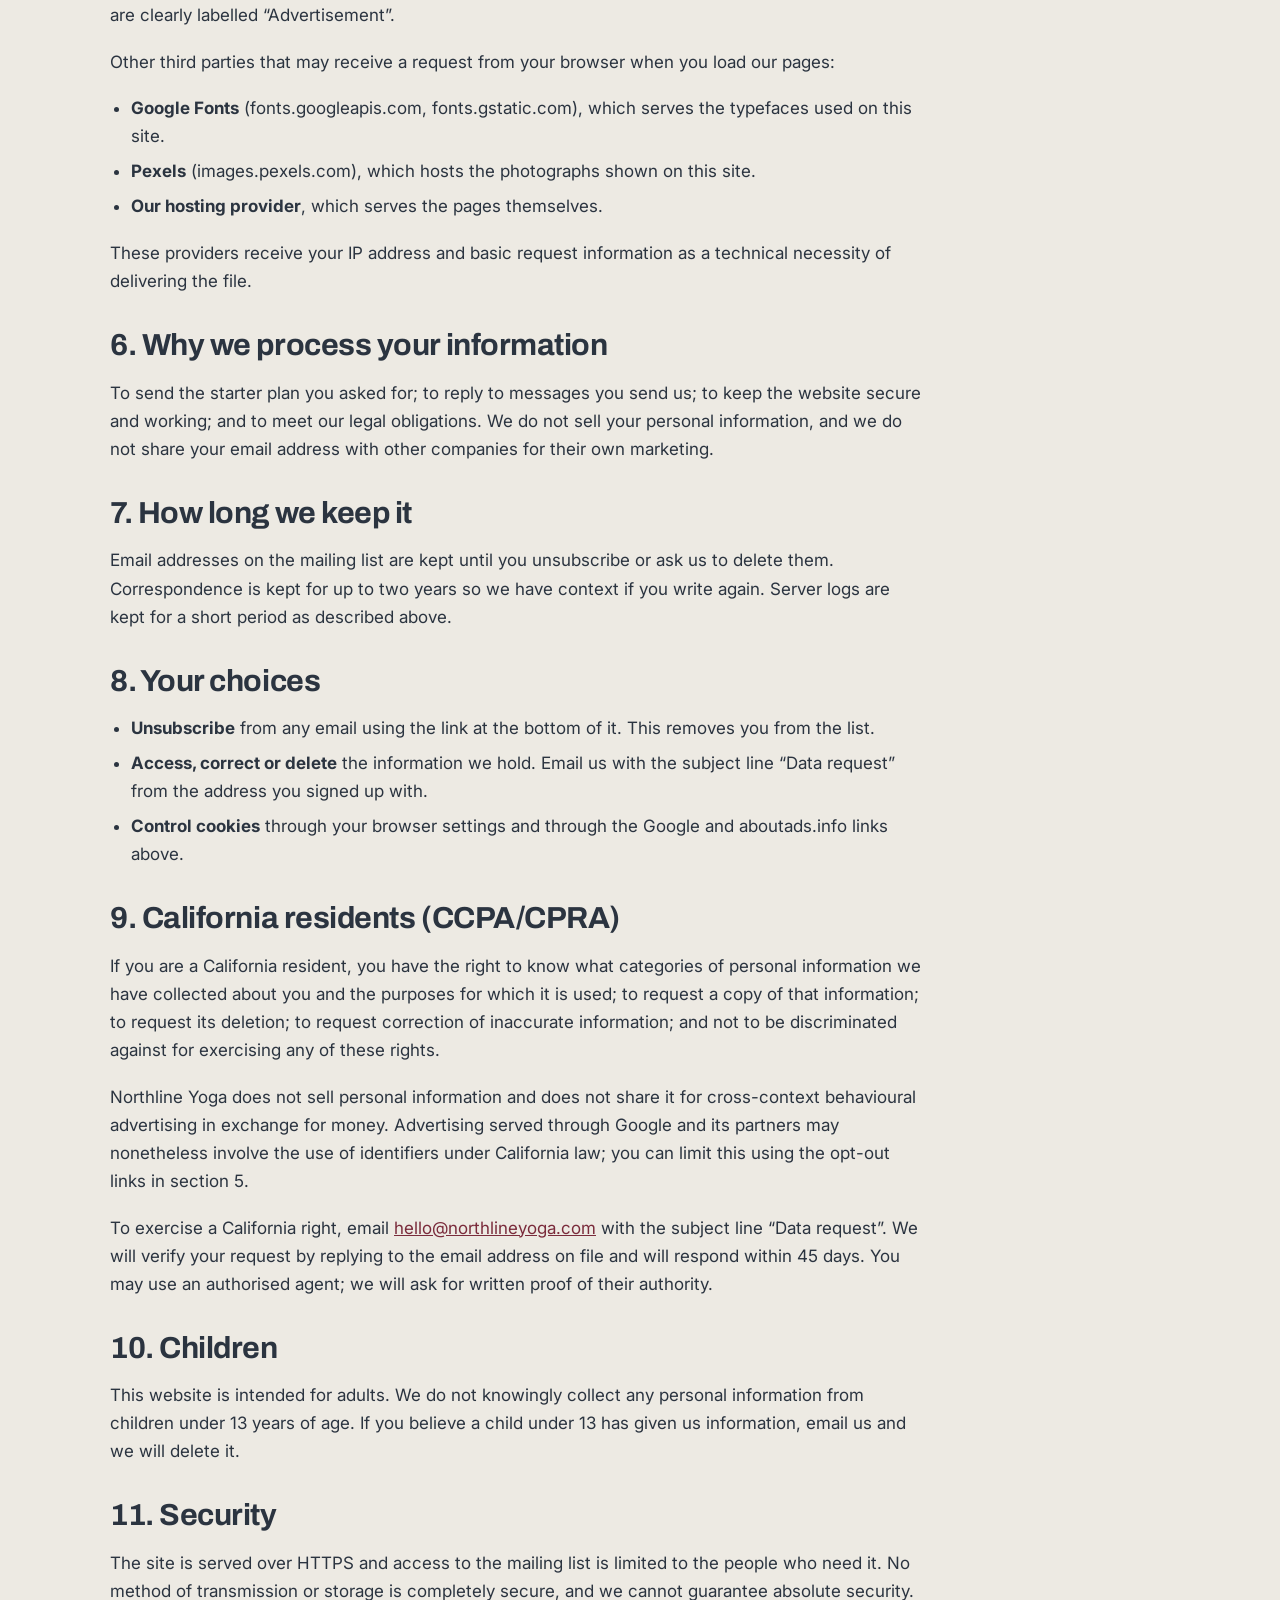
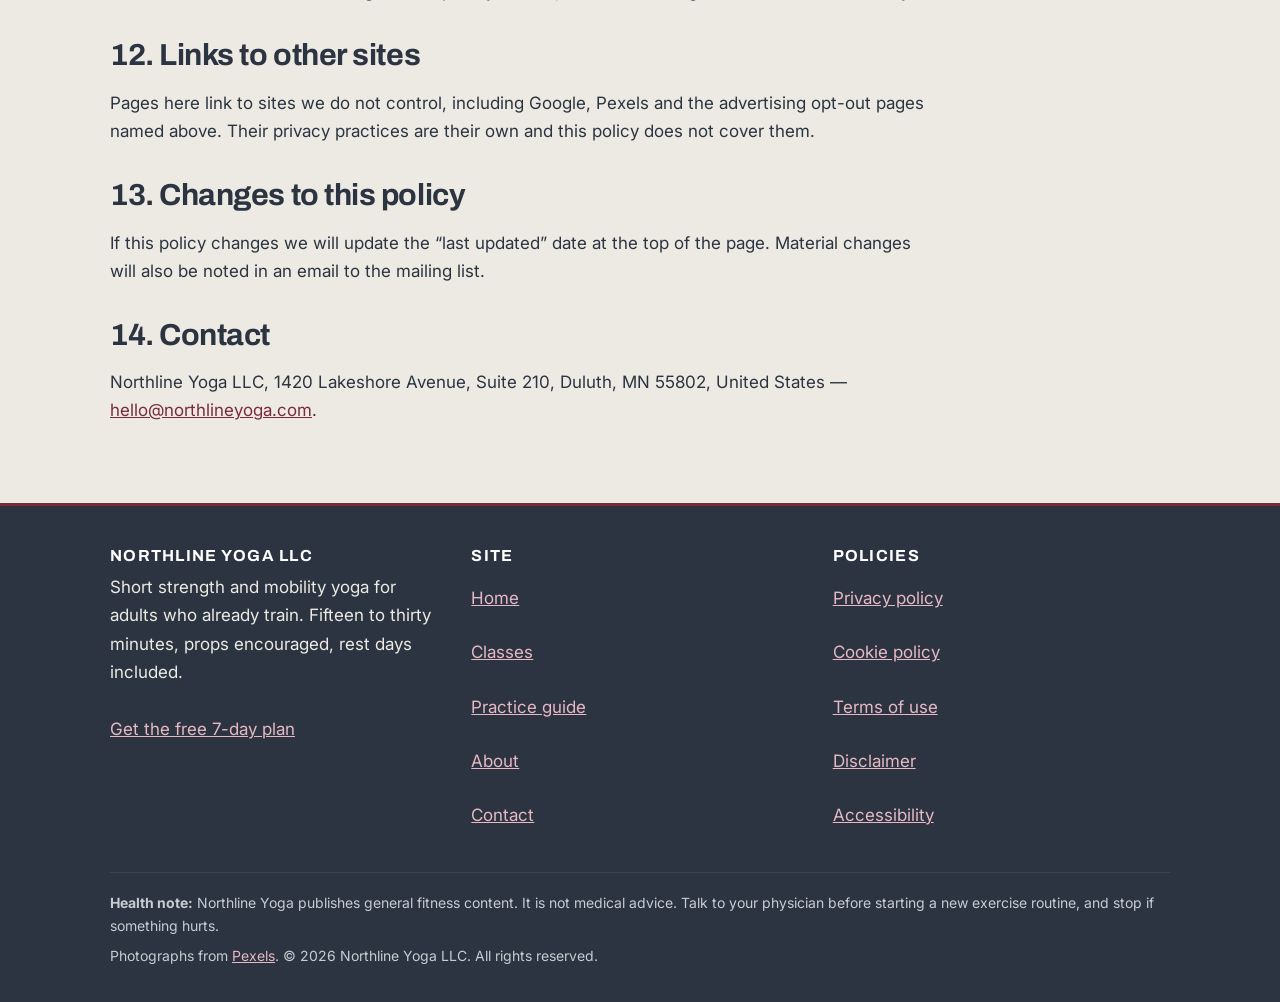
<file: privacy-policy.html>
<!DOCTYPE html>
<html lang="en-US">
<head>
<meta charset="utf-8">
<meta name="viewport" content="width=device-width, initial-scale=1">
<title>Privacy Policy | Northline Yoga</title>
<meta name="description" content="What data Northline Yoga LLC collects, how cookies and third-party vendors including Google are used, your California CCPA rights, and how to make a data request.">
<link rel="canonical" href="https://www.northlineyoga.com/privacy-policy.html">
<meta property="og:type" content="article">
<meta property="og:site_name" content="Northline Yoga">
<meta property="og:title" content="Privacy Policy | Northline Yoga">
<meta property="og:description" content="What data we collect, how cookies and third-party vendors including Google are used, and your rights.">
<meta property="og:url" content="https://www.northlineyoga.com/privacy-policy.html">
<meta property="og:image" content="https://images.pexels.com/photos/8436587/pexels-photo-8436587.jpeg?auto=compress&cs=tinysrgb&w=1200">
<meta name="twitter:card" content="summary_large_image">
<link rel="icon" href="https://images.pexels.com/photos/6752163/pexels-photo-6752163.jpeg?auto=compress&cs=tinysrgb&w=64" type="image/jpeg">
<link rel="preconnect" href="https://fonts.googleapis.com">
<link rel="preconnect" href="https://fonts.gstatic.com" crossorigin>
<link href="https://fonts.googleapis.com/css2?family=Archivo:wght@600;700&family=Inter:wght@400;600&display=swap" rel="stylesheet">
<link rel="stylesheet" href="styles.css">
<!-- Google AdSense: enable only after the site is approved.
<script async src="https://pagead2.googlesyndication.com/pagead/js/adsbygoogle.js?client=ca-pub-XXXXXXXXXXXXXXXX" crossorigin="anonymous"></script>
-->
</head>
<body>
<a class="skip-link" href="#main">Skip to content</a>

<header class="site-header">
  <div class="container header-inner">
    <a class="brand" href="index.html">Northline <span>Yoga</span></a>
    <button class="nav-toggle" type="button" aria-expanded="false" aria-controls="site-nav">
      <span class="bars" aria-hidden="true"></span> Menu
    </button>
    <nav class="site-nav" id="site-nav" aria-label="Main">
      <ul>
        <li><a href="index.html">Home</a></li>
        <li><a href="classes.html">Classes</a></li>
        <li><a href="guide.html">Guide</a></li>
        <li><a href="about.html">About</a></li>
        <li><a href="contact.html">Contact</a></li>
      </ul>
    </nav>
  </div>
</header>

<main id="main">

  <div class="page-head">
    <div class="container">
      <p class="eyebrow">Legal</p>
      <h1>Privacy policy</h1>
      <p class="meta-line">Last updated: 1 September 2026</p>
    </div>
  </div>

  <section class="section">
    <div class="container">
      <div class="prose">

        <p>This policy explains what Northline Yoga LLC (&ldquo;Northline Yoga&rdquo;, &ldquo;we&rdquo;, &ldquo;us&rdquo;) collects when you use www.northlineyoga.com, why we collect it, who else can see it, and what you can do about it. It applies to this website only.</p>

        <h2>1. Who we are</h2>
        <p>Northline Yoga LLC, 1420 Lakeshore Avenue, Suite 210, Duluth, MN 55802, United States. For any privacy question or request, email <a href="mailto:hello@northlineyoga.com">hello@northlineyoga.com</a>.</p>

        <h2>2. Information you give us</h2>
        <ul>
          <li><strong>Email signup.</strong> If you request the free 7-day starter plan, we collect the email address you enter and, if you provide it, your first name.</li>
          <li><strong>Contact form and email.</strong> If you write to us, we hold your name, email address and whatever you choose to put in the message, so that we can reply and keep a record of the exchange.</li>
        </ul>
        <p>We do not ask for and do not want health information, dates of birth, postal addresses or payment details through this site. Please do not send us medical details; we cannot act on them.</p>

        <h2>3. Information collected automatically</h2>
        <p>Like most websites, our hosting provider records technical information each time a page is requested: IP address, browser type and version, operating system, the page requested, the referring page and the time of the request. This is used to keep the site running, to diagnose faults and to detect abuse. Server logs are retained for a limited period and then deleted.</p>

        <h2>4. Cookies</h2>
        <p>We do not set cookies for advertising or analytics ourselves. Cookies may be set by third parties whose services appear on the site, as described below. Full detail, including how to control cookies in your browser, is on our <a href="cookie-policy.html">cookie policy</a> page.</p>

        <h2>5. Third-party vendors, including Google</h2>
        <p>Third-party vendors, including Google, use cookies to serve ads based on a user's prior visits to this website and to other websites on the internet.</p>
        <p>Google's use of advertising cookies enables it and its partners to serve ads to our users based on their visit to this site and/or other sites on the internet.</p>
        <p>Users may opt out of personalised advertising by visiting <a href="https://www.google.com/settings/ads" rel="noopener">https://www.google.com/settings/ads</a>. Alternatively, users may opt out of a third-party vendor's use of cookies for personalised advertising by visiting <a href="https://www.aboutads.info/choices/" rel="noopener">www.aboutads.info</a>. If you have not opted out of third-party ad serving, the cookies of other third-party vendors or ad networks may also be used to serve ads on this site.</p>
        <p>Where advertising is served on this site, it is served by Google and its partners, and their handling of your data is governed by <a href="https://policies.google.com/technologies/partner-sites" rel="noopener">Google's own privacy terms for partner sites</a>. Advertising slots on this site are clearly labelled &ldquo;Advertisement&rdquo;.</p>
        <p>Other third parties that may receive a request from your browser when you load our pages:</p>
        <ul>
          <li><strong>Google Fonts</strong> (fonts.googleapis.com, fonts.gstatic.com), which serves the typefaces used on this site.</li>
          <li><strong>Pexels</strong> (images.pexels.com), which hosts the photographs shown on this site.</li>
          <li><strong>Our hosting provider</strong>, which serves the pages themselves.</li>
        </ul>
        <p>These providers receive your IP address and basic request information as a technical necessity of delivering the file.</p>

        <h2>6. Why we process your information</h2>
        <p>To send the starter plan you asked for; to reply to messages you send us; to keep the website secure and working; and to meet our legal obligations. We do not sell your personal information, and we do not share your email address with other companies for their own marketing.</p>

        <h2>7. How long we keep it</h2>
        <p>Email addresses on the mailing list are kept until you unsubscribe or ask us to delete them. Correspondence is kept for up to two years so we have context if you write again. Server logs are kept for a short period as described above.</p>

        <h2>8. Your choices</h2>
        <ul>
          <li><strong>Unsubscribe</strong> from any email using the link at the bottom of it. This removes you from the list.</li>
          <li><strong>Access, correct or delete</strong> the information we hold. Email us with the subject line &ldquo;Data request&rdquo; from the address you signed up with.</li>
          <li><strong>Control cookies</strong> through your browser settings and through the Google and aboutads.info links above.</li>
        </ul>

        <h2>9. California residents (CCPA/CPRA)</h2>
        <p>If you are a California resident, you have the right to know what categories of personal information we have collected about you and the purposes for which it is used; to request a copy of that information; to request its deletion; to request correction of inaccurate information; and not to be discriminated against for exercising any of these rights.</p>
        <p>Northline Yoga does not sell personal information and does not share it for cross-context behavioural advertising in exchange for money. Advertising served through Google and its partners may nonetheless involve the use of identifiers under California law; you can limit this using the opt-out links in section 5.</p>
        <p>To exercise a California right, email <a href="mailto:hello@northlineyoga.com">hello@northlineyoga.com</a> with the subject line &ldquo;Data request&rdquo;. We will verify your request by replying to the email address on file and will respond within 45 days. You may use an authorised agent; we will ask for written proof of their authority.</p>

        <h2>10. Children</h2>
        <p>This website is intended for adults. We do not knowingly collect any personal information from children under 13 years of age. If you believe a child under 13 has given us information, email us and we will delete it.</p>

        <h2>11. Security</h2>
        <p>The site is served over HTTPS and access to the mailing list is limited to the people who need it. No method of transmission or storage is completely secure, and we cannot guarantee absolute security.</p>

        <h2>12. Links to other sites</h2>
        <p>Pages here link to sites we do not control, including Google, Pexels and the advertising opt-out pages named above. Their privacy practices are their own and this policy does not cover them.</p>

        <h2>13. Changes to this policy</h2>
        <p>If this policy changes we will update the &ldquo;last updated&rdquo; date at the top of the page. Material changes will also be noted in an email to the mailing list.</p>

        <h2>14. Contact</h2>
        <p>Northline Yoga LLC, 1420 Lakeshore Avenue, Suite 210, Duluth, MN 55802, United States &mdash; <a href="mailto:hello@northlineyoga.com">hello@northlineyoga.com</a>.</p>

      </div>
    </div>
  </section>

</main>

<footer class="site-footer">
  <div class="container">
    <div class="footer-grid">
      <div>
        <h2>Northline Yoga LLC</h2>
        <p>Short strength and mobility yoga for adults who already train. Fifteen to thirty minutes, props encouraged, rest days included.</p>
        <p><a href="contact.html#start">Get the free 7-day plan</a></p>
      </div>
      <div>
        <h3>Site</h3>
        <ul>
          <li><a href="index.html">Home</a></li>
          <li><a href="classes.html">Classes</a></li>
          <li><a href="guide.html">Practice guide</a></li>
          <li><a href="about.html">About</a></li>
          <li><a href="contact.html">Contact</a></li>
        </ul>
      </div>
      <div>
        <h3>Policies</h3>
        <ul>
          <li><a href="privacy-policy.html">Privacy policy</a></li>
          <li><a href="cookie-policy.html">Cookie policy</a></li>
          <li><a href="terms.html">Terms of use</a></li>
          <li><a href="disclaimer.html">Disclaimer</a></li>
          <li><a href="accessibility.html">Accessibility</a></li>
        </ul>
      </div>
    </div>
    <div class="footer-note">
      <p><strong>Health note:</strong> Northline Yoga publishes general fitness content. It is not medical advice. Talk to your physician before starting a new exercise routine, and stop if something hurts.</p>
      <p>Photographs from <a href="https://www.pexels.com/" rel="noopener">Pexels</a>. &copy; 2026 Northline Yoga LLC. All rights reserved.</p>
    </div>
  </div>
</footer>

<script src="script.js"></script>
</body>
</html>
</file>
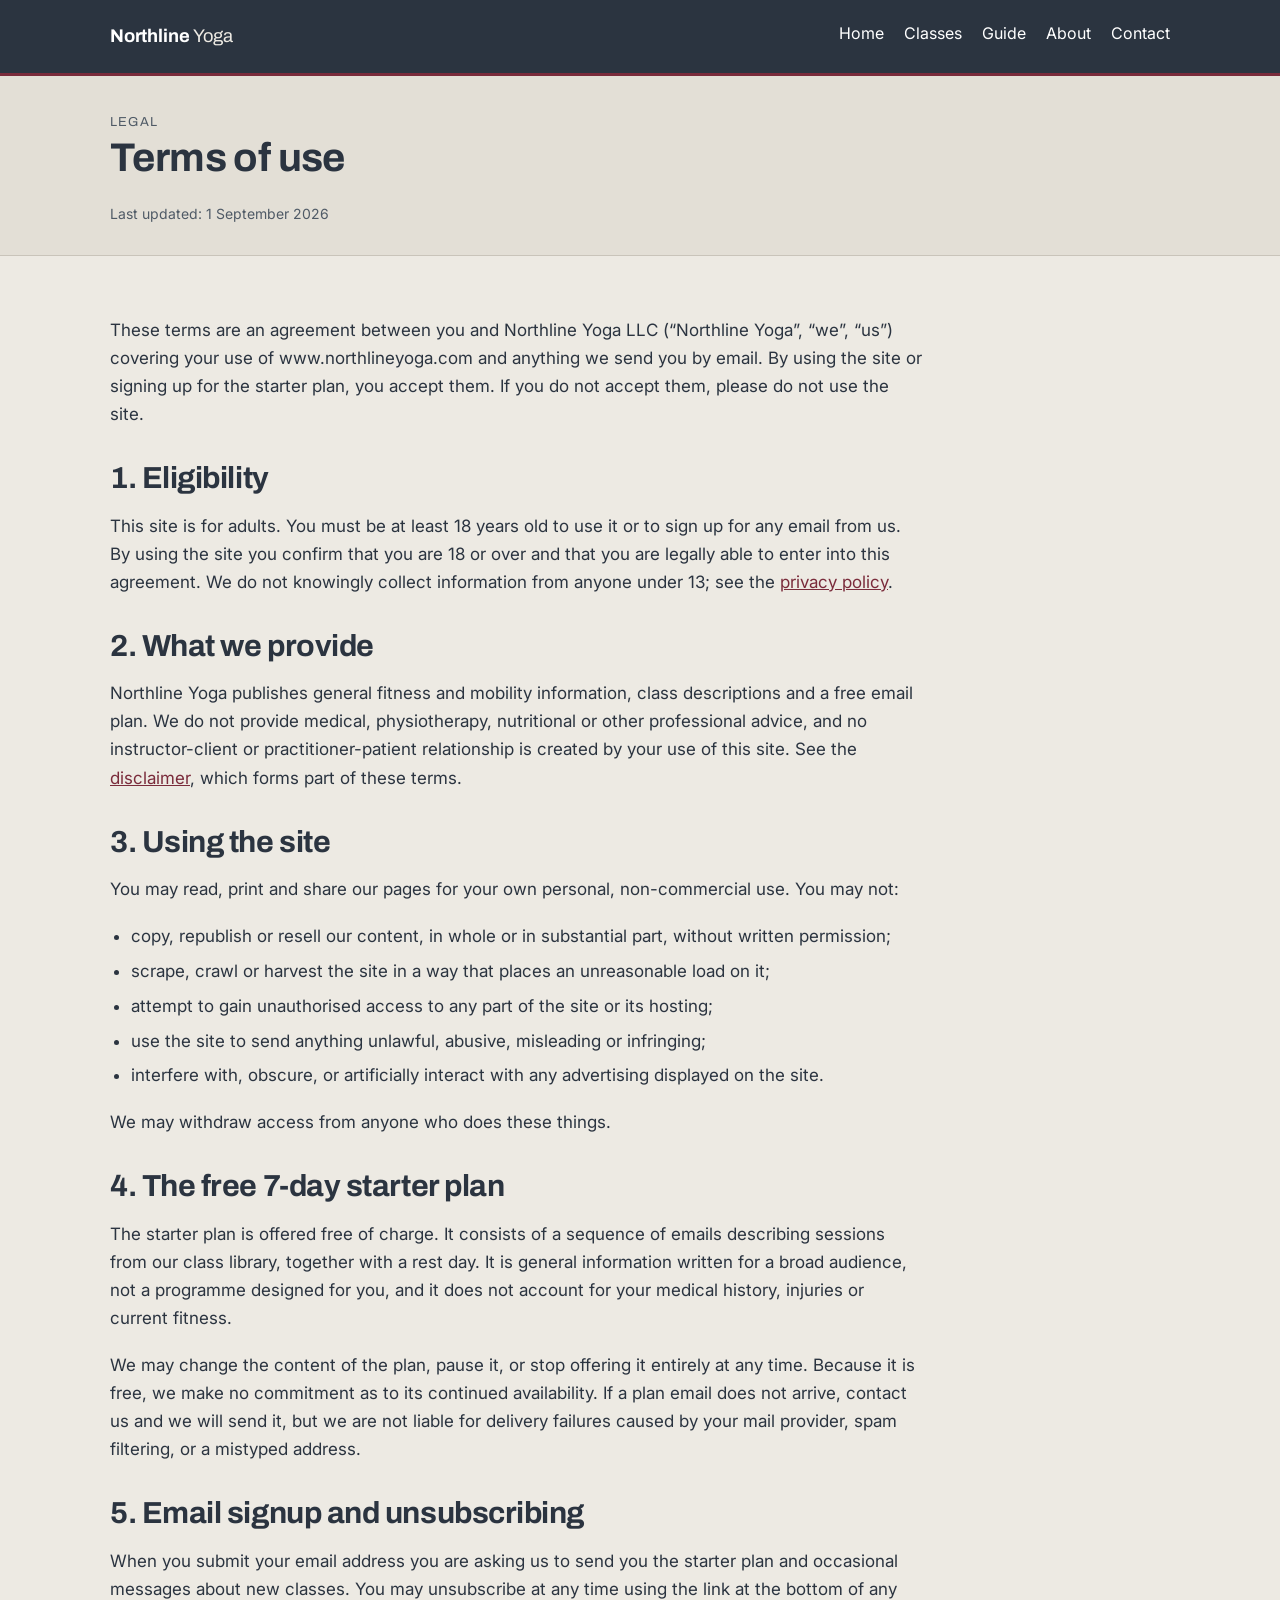
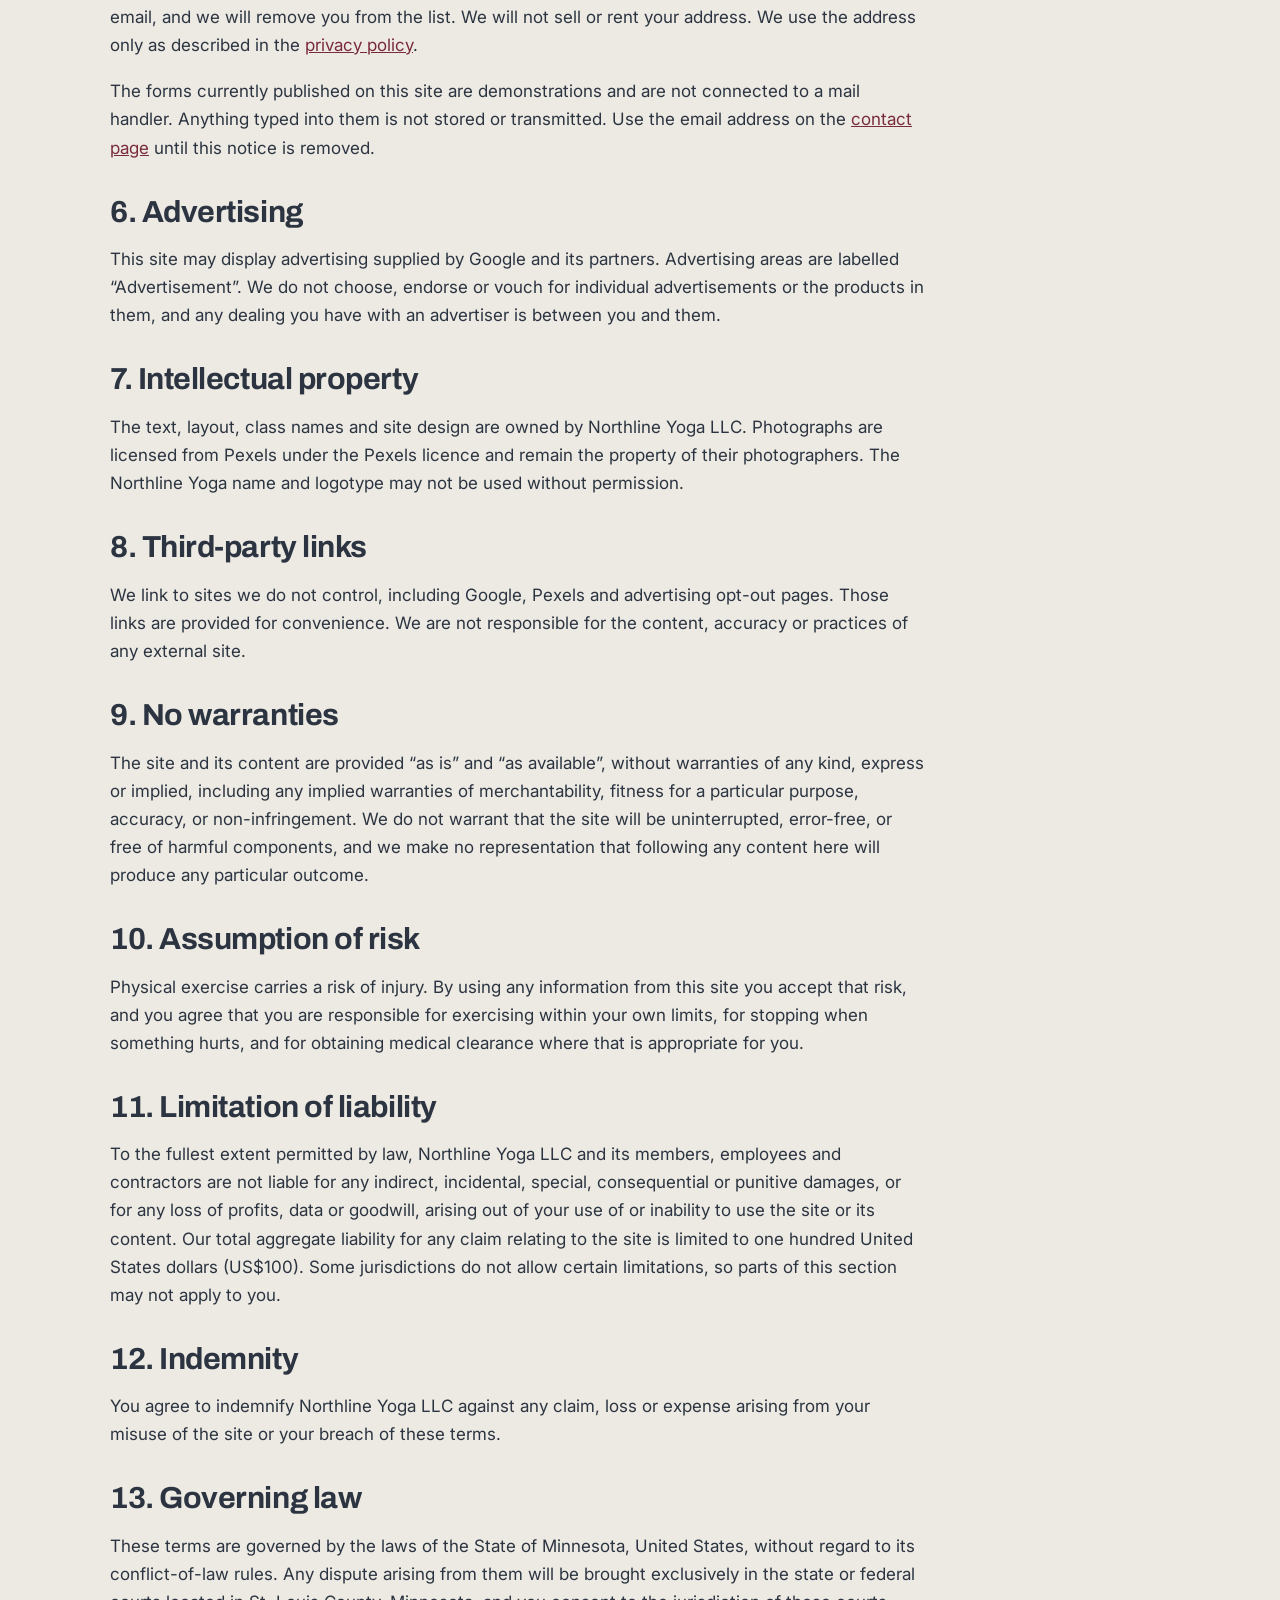
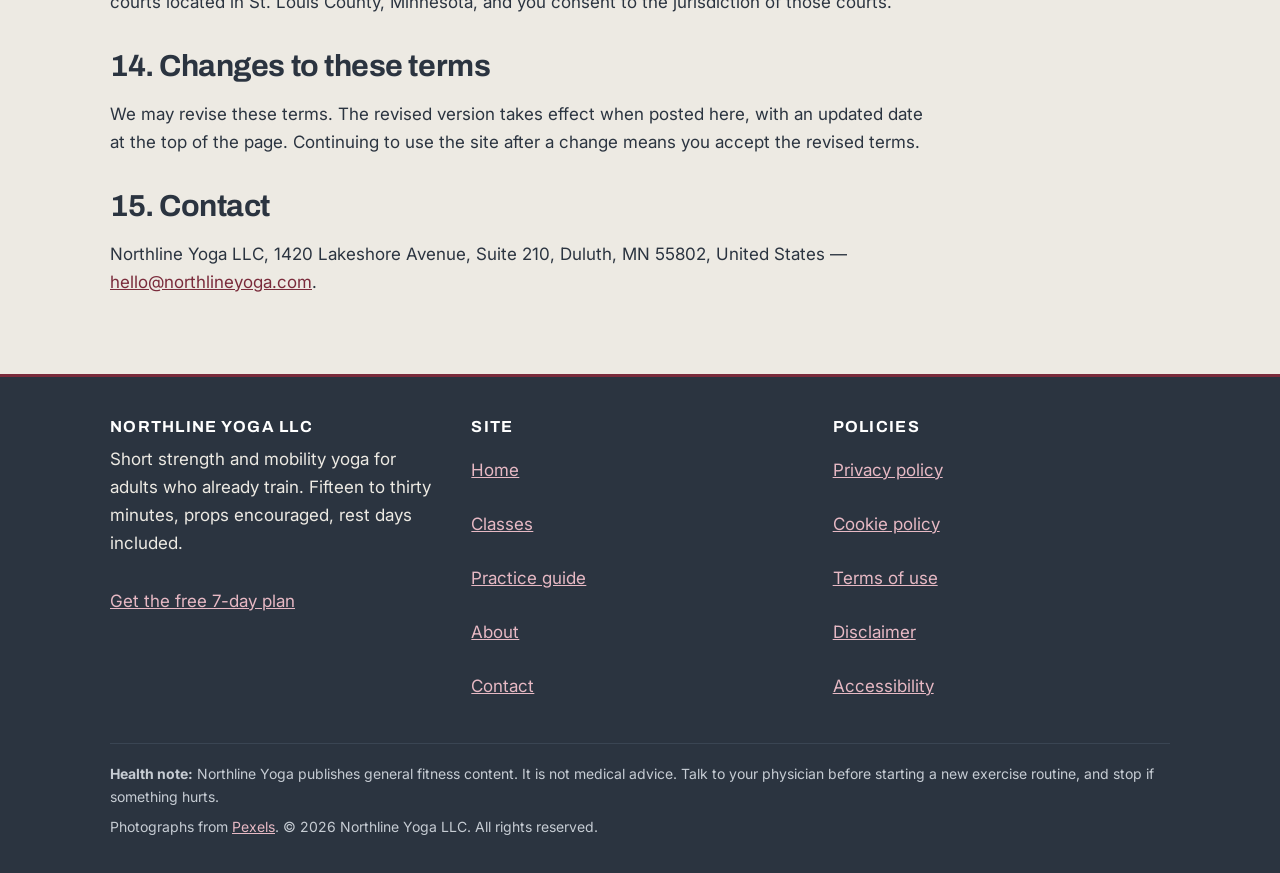
<file: terms.html>
<!DOCTYPE html>
<html lang="en-US">
<head>
<meta charset="utf-8">
<meta name="viewport" content="width=device-width, initial-scale=1">
<title>Terms of Use | Northline Yoga</title>
<meta name="description" content="The terms covering use of northlineyoga.com: eligibility for adults 18 and over, acceptable use, the free 7-day starter plan, email signup, limits of liability and governing law in Minnesota.">
<link rel="canonical" href="https://www.northlineyoga.com/terms.html">
<meta property="og:type" content="article">
<meta property="og:site_name" content="Northline Yoga">
<meta property="og:title" content="Terms of Use | Northline Yoga">
<meta property="og:description" content="Eligibility, acceptable use, the free starter plan, email signup, liability limits and governing law.">
<meta property="og:url" content="https://www.northlineyoga.com/terms.html">
<meta property="og:image" content="https://images.pexels.com/photos/8436587/pexels-photo-8436587.jpeg?auto=compress&cs=tinysrgb&w=1200">
<meta name="twitter:card" content="summary_large_image">
<link rel="icon" href="https://images.pexels.com/photos/6752163/pexels-photo-6752163.jpeg?auto=compress&cs=tinysrgb&w=64" type="image/jpeg">
<link rel="preconnect" href="https://fonts.googleapis.com">
<link rel="preconnect" href="https://fonts.gstatic.com" crossorigin>
<link href="https://fonts.googleapis.com/css2?family=Archivo:wght@600;700&family=Inter:wght@400;600&display=swap" rel="stylesheet">
<link rel="stylesheet" href="styles.css">
<!-- Google AdSense: enable only after the site is approved.
<script async src="https://pagead2.googlesyndication.com/pagead/js/adsbygoogle.js?client=ca-pub-XXXXXXXXXXXXXXXX" crossorigin="anonymous"></script>
-->
</head>
<body>
<a class="skip-link" href="#main">Skip to content</a>

<header class="site-header">
  <div class="container header-inner">
    <a class="brand" href="index.html">Northline <span>Yoga</span></a>
    <button class="nav-toggle" type="button" aria-expanded="false" aria-controls="site-nav">
      <span class="bars" aria-hidden="true"></span> Menu
    </button>
    <nav class="site-nav" id="site-nav" aria-label="Main">
      <ul>
        <li><a href="index.html">Home</a></li>
        <li><a href="classes.html">Classes</a></li>
        <li><a href="guide.html">Guide</a></li>
        <li><a href="about.html">About</a></li>
        <li><a href="contact.html">Contact</a></li>
      </ul>
    </nav>
  </div>
</header>

<main id="main">

  <div class="page-head">
    <div class="container">
      <p class="eyebrow">Legal</p>
      <h1>Terms of use</h1>
      <p class="meta-line">Last updated: 1 September 2026</p>
    </div>
  </div>

  <section class="section">
    <div class="container">
      <div class="prose">

        <p>These terms are an agreement between you and Northline Yoga LLC (&ldquo;Northline Yoga&rdquo;, &ldquo;we&rdquo;, &ldquo;us&rdquo;) covering your use of www.northlineyoga.com and anything we send you by email. By using the site or signing up for the starter plan, you accept them. If you do not accept them, please do not use the site.</p>

        <h2>1. Eligibility</h2>
        <p>This site is for adults. You must be at least 18 years old to use it or to sign up for any email from us. By using the site you confirm that you are 18 or over and that you are legally able to enter into this agreement. We do not knowingly collect information from anyone under 13; see the <a href="privacy-policy.html">privacy policy</a>.</p>

        <h2>2. What we provide</h2>
        <p>Northline Yoga publishes general fitness and mobility information, class descriptions and a free email plan. We do not provide medical, physiotherapy, nutritional or other professional advice, and no instructor-client or practitioner-patient relationship is created by your use of this site. See the <a href="disclaimer.html">disclaimer</a>, which forms part of these terms.</p>

        <h2>3. Using the site</h2>
        <p>You may read, print and share our pages for your own personal, non-commercial use. You may not:</p>
        <ul>
          <li>copy, republish or resell our content, in whole or in substantial part, without written permission;</li>
          <li>scrape, crawl or harvest the site in a way that places an unreasonable load on it;</li>
          <li>attempt to gain unauthorised access to any part of the site or its hosting;</li>
          <li>use the site to send anything unlawful, abusive, misleading or infringing;</li>
          <li>interfere with, obscure, or artificially interact with any advertising displayed on the site.</li>
        </ul>
        <p>We may withdraw access from anyone who does these things.</p>

        <h2>4. The free 7-day starter plan</h2>
        <p>The starter plan is offered free of charge. It consists of a sequence of emails describing sessions from our class library, together with a rest day. It is general information written for a broad audience, not a programme designed for you, and it does not account for your medical history, injuries or current fitness.</p>
        <p>We may change the content of the plan, pause it, or stop offering it entirely at any time. Because it is free, we make no commitment as to its continued availability. If a plan email does not arrive, contact us and we will send it, but we are not liable for delivery failures caused by your mail provider, spam filtering, or a mistyped address.</p>

        <h2>5. Email signup and unsubscribing</h2>
        <p>When you submit your email address you are asking us to send you the starter plan and occasional messages about new classes. You may unsubscribe at any time using the link at the bottom of any email, and we will remove you from the list. We will not sell or rent your address. We use the address only as described in the <a href="privacy-policy.html">privacy policy</a>.</p>
        <p>The forms currently published on this site are demonstrations and are not connected to a mail handler. Anything typed into them is not stored or transmitted. Use the email address on the <a href="contact.html">contact page</a> until this notice is removed.</p>

        <h2>6. Advertising</h2>
        <p>This site may display advertising supplied by Google and its partners. Advertising areas are labelled &ldquo;Advertisement&rdquo;. We do not choose, endorse or vouch for individual advertisements or the products in them, and any dealing you have with an advertiser is between you and them.</p>

        <h2>7. Intellectual property</h2>
        <p>The text, layout, class names and site design are owned by Northline Yoga LLC. Photographs are licensed from Pexels under the Pexels licence and remain the property of their photographers. The Northline Yoga name and logotype may not be used without permission.</p>

        <h2>8. Third-party links</h2>
        <p>We link to sites we do not control, including Google, Pexels and advertising opt-out pages. Those links are provided for convenience. We are not responsible for the content, accuracy or practices of any external site.</p>

        <h2>9. No warranties</h2>
        <p>The site and its content are provided &ldquo;as is&rdquo; and &ldquo;as available&rdquo;, without warranties of any kind, express or implied, including any implied warranties of merchantability, fitness for a particular purpose, accuracy, or non-infringement. We do not warrant that the site will be uninterrupted, error-free, or free of harmful components, and we make no representation that following any content here will produce any particular outcome.</p>

        <h2>10. Assumption of risk</h2>
        <p>Physical exercise carries a risk of injury. By using any information from this site you accept that risk, and you agree that you are responsible for exercising within your own limits, for stopping when something hurts, and for obtaining medical clearance where that is appropriate for you.</p>

        <h2>11. Limitation of liability</h2>
        <p>To the fullest extent permitted by law, Northline Yoga LLC and its members, employees and contractors are not liable for any indirect, incidental, special, consequential or punitive damages, or for any loss of profits, data or goodwill, arising out of your use of or inability to use the site or its content. Our total aggregate liability for any claim relating to the site is limited to one hundred United States dollars (US$100). Some jurisdictions do not allow certain limitations, so parts of this section may not apply to you.</p>

        <h2>12. Indemnity</h2>
        <p>You agree to indemnify Northline Yoga LLC against any claim, loss or expense arising from your misuse of the site or your breach of these terms.</p>

        <h2>13. Governing law</h2>
        <p>These terms are governed by the laws of the State of Minnesota, United States, without regard to its conflict-of-law rules. Any dispute arising from them will be brought exclusively in the state or federal courts located in St. Louis County, Minnesota, and you consent to the jurisdiction of those courts.</p>

        <h2>14. Changes to these terms</h2>
        <p>We may revise these terms. The revised version takes effect when posted here, with an updated date at the top of the page. Continuing to use the site after a change means you accept the revised terms.</p>

        <h2>15. Contact</h2>
        <p>Northline Yoga LLC, 1420 Lakeshore Avenue, Suite 210, Duluth, MN 55802, United States &mdash; <a href="mailto:hello@northlineyoga.com">hello@northlineyoga.com</a>.</p>

      </div>
    </div>
  </section>

</main>

<footer class="site-footer">
  <div class="container">
    <div class="footer-grid">
      <div>
        <h2>Northline Yoga LLC</h2>
        <p>Short strength and mobility yoga for adults who already train. Fifteen to thirty minutes, props encouraged, rest days included.</p>
        <p><a href="contact.html#start">Get the free 7-day plan</a></p>
      </div>
      <div>
        <h3>Site</h3>
        <ul>
          <li><a href="index.html">Home</a></li>
          <li><a href="classes.html">Classes</a></li>
          <li><a href="guide.html">Practice guide</a></li>
          <li><a href="about.html">About</a></li>
          <li><a href="contact.html">Contact</a></li>
        </ul>
      </div>
      <div>
        <h3>Policies</h3>
        <ul>
          <li><a href="privacy-policy.html">Privacy policy</a></li>
          <li><a href="cookie-policy.html">Cookie policy</a></li>
          <li><a href="terms.html">Terms of use</a></li>
          <li><a href="disclaimer.html">Disclaimer</a></li>
          <li><a href="accessibility.html">Accessibility</a></li>
        </ul>
      </div>
    </div>
    <div class="footer-note">
      <p><strong>Health note:</strong> Northline Yoga publishes general fitness content. It is not medical advice. Talk to your physician before starting a new exercise routine, and stop if something hurts.</p>
      <p>Photographs from <a href="https://www.pexels.com/" rel="noopener">Pexels</a>. &copy; 2026 Northline Yoga LLC. All rights reserved.</p>
    </div>
  </div>
</footer>

<script src="script.js"></script>
</body>
</html>
</file>
<file: styles.css>
/* ==========================================================================
   Northline Yoga — styles.css
   Plain CSS. Mobile first. One accent colour. No gradients, no animation
   beyond hover colour changes.
   ========================================================================== */

/* ---------- Tokens ---------- */
:root {
  --slate: #2B3440;
  --slate-soft: #3A4553;
  --bone: #EDEAE3;
  --bone-dim: #E3DFD6;
  --white: #FFFFFF;
  --burgundy: #7A2B3B;
  --burgundy-dark: #5E1F2C;
  --steel: #6E7A87;        /* hairlines, rules, large decorative text */
  --steel-text: #4F5A66;   /* small print — darkened for 4.5:1 on bone */
  --line: #C9C4BA;

  --radius: 3px;
  --container: 1100px;

  --font-head: "Archivo", "Segoe UI Semibold", "Trebuchet MS", Arial, sans-serif;
  --font-body: "Inter", "Segoe UI", Roboto, Helvetica, Arial, sans-serif;
}

/* ---------- Reset-ish ---------- */
*, *::before, *::after { box-sizing: border-box; }

html { -webkit-text-size-adjust: 100%; }

body {
  margin: 0;
  background: var(--bone);
  color: var(--slate);
  font-family: var(--font-body);
  font-size: 17px;
  line-height: 1.65;
  overflow-x: hidden;
}

img {
  display: block;
  max-width: 100%;
  height: auto;
}

h1, h2, h3, h4 {
  font-family: var(--font-head);
  letter-spacing: -0.015em;
  line-height: 1.2;
  margin: 0 0 0.5em;
  font-weight: 700;
}

h1 { font-size: 2rem; }
h2 { font-size: 1.55rem; }
h3 { font-size: 1.2rem; }
h4 { font-size: 1.05rem; }

p { margin: 0 0 1.1em; }

ul, ol { margin: 0 0 1.1em; padding-left: 1.25em; }
li { margin-bottom: 0.4em; }

a { color: var(--burgundy); text-decoration: underline; }
a:hover { color: var(--burgundy-dark); }

:focus-visible {
  outline: 3px solid var(--burgundy);
  outline-offset: 2px;
}

hr {
  border: 0;
  border-top: 1px solid var(--line);
  margin: 2rem 0;
}

/* ---------- Skip link ---------- */
.skip-link {
  position: absolute;
  left: -9999px;
  top: 0;
  background: var(--burgundy);
  color: var(--white);
  padding: 12px 18px;
  z-index: 200;
  text-decoration: none;
}
.skip-link:focus {
  left: 0;
  color: var(--white);
}

/* ---------- Container ---------- */
.container {
  width: 100%;
  max-width: var(--container);
  margin: 0 auto;
  padding: 0 20px;
}

/* ---------- Header / nav ---------- */
.site-header {
  background: var(--slate);
  color: var(--white);
  border-bottom: 3px solid var(--burgundy);
}

.header-inner {
  display: flex;
  flex-wrap: wrap;          /* lets the open menu drop onto its own full-width row */
  align-items: center;
  justify-content: space-between;
  min-height: 64px;
  gap: 12px;
}

.brand {
  font-family: var(--font-head);
  font-weight: 700;
  font-size: 1.15rem;
  letter-spacing: -0.01em;
  color: var(--white);
  text-decoration: none;
  padding: 10px 0;
}
.brand:hover { color: var(--bone); }
.brand span { color: var(--bone); font-weight: 400; }

.nav-toggle {
  display: inline-flex;
  align-items: center;
  justify-content: center;
  gap: 8px;
  min-width: 44px;
  min-height: 44px;
  padding: 8px 12px;
  background: transparent;
  color: var(--white);
  border: 1px solid var(--steel);
  border-radius: var(--radius);
  font: inherit;
  font-size: 16px;
  cursor: pointer;
}
.nav-toggle:hover { background: var(--slate-soft); }
.nav-toggle .bars {
  display: inline-block;
  width: 18px;
  border-top: 2px solid currentColor;
  border-bottom: 2px solid currentColor;
  height: 12px;
  position: relative;
}
.nav-toggle .bars::after {
  content: "";
  position: absolute;
  left: 0; right: 0; top: 3px;
  border-top: 2px solid currentColor;
}

.site-nav ul {
  list-style: none;
  margin: 0;
  padding: 0;
}

.site-nav a {
  display: block;
  color: var(--white);
  text-decoration: none;
  font-size: 16px;
  padding: 12px 4px;
  min-height: 44px;
}
.site-nav a:hover,
.site-nav a[aria-current="page"] {
  color: #E7B9C4;
}

/* Mobile nav (default, under 820px) */
.site-nav {
  display: none;
  flex: 0 0 100%;
  width: 100%;
  border-top: 1px solid var(--slate-soft);
  padding-bottom: 10px;
}
.site-nav.is-open { display: block; }
.site-nav li + li { border-top: 1px solid var(--slate-soft); }

@media (min-width: 820px) {
  .nav-toggle { display: none; }
  .site-nav {
    display: block !important;
    flex: 0 1 auto;
    width: auto;
    border-top: 0;
    padding-bottom: 0;
  }
  .site-nav ul {
    display: flex;
    gap: 20px;
    align-items: center;
  }
  .site-nav li + li { border-top: 0; }
  .site-nav a { padding: 20px 0; }
  .header-inner { flex-wrap: nowrap; }
}

/* ---------- Sections ---------- */
.section {
  padding: 48px 0;
  border-bottom: 1px solid var(--line);
}
.section:last-of-type { border-bottom: 0; }

.section-head { max-width: 720px; margin-bottom: 28px; }
.section-head p { color: var(--steel-text); margin-bottom: 0; }

.eyebrow {
  font-family: var(--font-head);
  text-transform: uppercase;
  letter-spacing: 0.09em;
  font-size: 13px;
  color: var(--steel-text);
  margin: 0 0 8px;
}

/* Slate band */
.band {
  background: var(--slate);
  color: var(--bone);
  border-bottom: 0;
}
.band h2, .band h3, .band h4 { color: var(--white); }
.band .eyebrow { color: #B9C2CC; }
.band a { color: #E7B9C4; }
.band a:hover { color: var(--white); }
.band .section-head p { color: #D5D9DE; }

/* ---------- Buttons ---------- */
.btn {
  display: inline-flex;
  align-items: center;
  justify-content: center;
  min-height: 48px;
  padding: 12px 22px;
  font-family: var(--font-head);
  font-size: 16px;
  font-weight: 700;
  line-height: 1.2;
  border-radius: var(--radius);
  text-decoration: none;
  border: 2px solid transparent;
  cursor: pointer;
}

.btn-primary {
  background: var(--burgundy);
  color: var(--white);
  border-color: var(--burgundy);
}
.btn-primary:hover {
  background: var(--burgundy-dark);
  border-color: var(--burgundy-dark);
  color: var(--white);
}

.btn-secondary {
  background: transparent;
  color: var(--slate);
  border-color: var(--slate);
}
.btn-secondary:hover {
  background: var(--slate);
  color: var(--white);
}

/* Buttons on the slate band need a light edge to stay visible */
.band .btn-primary { border-color: var(--bone); }
.band .btn-secondary { color: var(--white); border-color: var(--bone); }
.band .btn-secondary:hover { background: var(--bone); color: var(--slate); }

.btn-row {
  display: flex;
  flex-wrap: wrap;
  gap: 12px;
  margin-bottom: 8px;
}

/* ---------- Hero ---------- */
.hero { padding-top: 44px; }

.badge {
  display: inline-block;
  background: var(--burgundy);
  color: var(--white);
  font-family: var(--font-head);
  font-size: 13px;
  letter-spacing: 0.07em;
  text-transform: uppercase;
  padding: 7px 12px;
  border-radius: var(--radius);
  margin-bottom: 16px;
}

.hero h1 { max-width: 15ch; }
.hero-lede { max-width: 60ch; font-size: 1.06rem; }

.hero-photo {
  margin-top: 28px;
  border: 1px solid var(--slate);
  border-radius: var(--radius);
  background: var(--white);
}
.hero-photo img {
  width: 100%;
  height: auto;
  border-radius: 2px;
}
.figcap {
  font-size: 14px;
  color: var(--steel-text);
  padding: 10px 12px;
  border-top: 1px solid var(--line);
  margin: 0;
}

/* ---------- Grids ---------- */
.grid {
  display: grid;
  grid-template-columns: 1fr;
  gap: 20px;
}
.grid-4 { grid-template-columns: 1fr; }

@media (min-width: 700px) {
  .grid-4 { grid-template-columns: repeat(2, 1fr); }
  .grid-2 { grid-template-columns: repeat(2, 1fr); }
}
@media (min-width: 900px) {
  .grid-3 { grid-template-columns: repeat(3, 1fr); }
  .grid-4 { grid-template-columns: repeat(4, 1fr); }
}

/* ---------- Cards ---------- */
.card {
  background: var(--white);
  border: 1px solid var(--slate);
  border-radius: var(--radius);
  padding: 20px;
}
.card h3 { margin-bottom: 8px; }
.card p:last-child, .card ul:last-child { margin-bottom: 0; }

.card-photo { padding: 0; overflow: hidden; }
.card-photo img {
  width: 100%;
  height: 200px;
  object-fit: cover;
  border-bottom: 1px solid var(--slate);
}
.card-body { padding: 18px 20px 20px; }

.card ul { padding-left: 1.1em; }
.card ul li { font-size: 16px; }

.tag {
  display: inline-block;
  font-family: var(--font-head);
  font-size: 12px;
  letter-spacing: 0.08em;
  text-transform: uppercase;
  color: var(--white);
  background: var(--slate);
  padding: 4px 9px;
  border-radius: var(--radius);
  margin-bottom: 10px;
}

/* Trust points */
.trust {
  background: var(--white);
  border: 1px solid var(--slate);
  border-radius: var(--radius);
  padding: 18px;
}
.trust h3 { font-size: 1.05rem; margin-bottom: 6px; }
.trust p { font-size: 16px; color: var(--steel-text); margin: 0; }
.trust .marker {
  display: block;
  font-family: var(--font-head);
  font-size: 13px;
  letter-spacing: 0.1em;
  color: var(--burgundy);
  margin-bottom: 6px;
}

/* Numbered steps */
.step {
  background: var(--white);
  border: 1px solid var(--slate);
  border-radius: var(--radius);
  padding: 20px;
}
.band .step {
  background: var(--slate-soft);
  border-color: #566374;
}
.step .num {
  display: inline-flex;
  align-items: center;
  justify-content: center;
  width: 38px;
  height: 38px;
  background: var(--burgundy);
  color: var(--white);
  font-family: var(--font-head);
  font-weight: 700;
  border-radius: var(--radius);
  margin-bottom: 12px;
}
.band .step p { color: #E4E7EA; }

/* Testimonials */
.quote {
  background: var(--white);
  border: 1px solid var(--slate);
  border-left: 4px solid var(--burgundy);
  border-radius: var(--radius);
  padding: 20px;
}
.quote p { font-size: 16px; }
.quote .who {
  font-family: var(--font-head);
  font-size: 14px;
  letter-spacing: 0.03em;
  color: var(--steel-text);
  margin: 0;
}
.note-illustrative {
  font-size: 14px;
  color: var(--steel-text);
  margin-top: 14px;
}

/* ---------- Ad slot ---------- */
.ad-zone { margin: 40px 0; }
.ad-label {
  font-family: var(--font-head);
  text-transform: uppercase;
  letter-spacing: 0.14em;
  font-size: 11px;
  color: var(--steel-text);
  margin: 0 0 8px;
}
.ad-box {
  border: 1px dashed var(--steel);
  border-radius: var(--radius);
  background: var(--white);
  min-height: 160px;
  display: flex;
  align-items: center;
  justify-content: center;
  padding: 24px;
  text-align: center;
  color: var(--steel-text);
  font-size: 14px;
}
.band .ad-zone { background: var(--bone); padding: 20px; border-radius: var(--radius); }
.band .ad-label { color: var(--steel-text); }

/* ---------- FAQ accordion ---------- */
.faq { border-top: 1px solid var(--line); }
.faq-item { border-bottom: 1px solid var(--line); }

.faq-q {
  display: block;
  width: 100%;
  text-align: left;
  background: transparent;
  border: 0;
  padding: 18px 44px 18px 0;
  min-height: 56px;
  position: relative;
  font-family: var(--font-head);
  font-size: 1.05rem;
  font-weight: 700;
  color: var(--slate);
  cursor: pointer;
  line-height: 1.35;
}
.faq-q:hover { color: var(--burgundy); }
.faq-q::after {
  content: "+";
  position: absolute;
  right: 8px;
  top: 50%;
  transform: translateY(-50%);
  font-size: 1.5rem;
  line-height: 1;
  color: var(--burgundy);
}
.faq-q[aria-expanded="true"]::after { content: "\2212"; }

.faq-a {
  display: none;
  padding: 0 0 18px;
  max-width: 70ch;
}
.faq-a.is-open { display: block; }
.faq-a p:last-child { margin-bottom: 0; }

/* ---------- Signup ---------- */
.signup {
  background: var(--white);
  border: 1px solid var(--slate);
  border-radius: var(--radius);
  padding: 24px;
}
.band .signup { background: var(--white); color: var(--slate); }
.band .signup h2, .band .signup h3 { color: var(--slate); }
.band .signup a { color: var(--burgundy); }
/* the band lightens .eyebrow for the dark background; inside the white
   signup card it has to go back to the dark variant or it drops to 1.8:1 */
.band .signup .eyebrow { color: var(--steel-text); }

.form-row { margin-bottom: 16px; }

label {
  display: block;
  font-family: var(--font-head);
  font-size: 15px;
  font-weight: 700;
  margin-bottom: 6px;
}

input[type="text"],
input[type="email"],
select,
textarea {
  width: 100%;
  min-height: 48px;
  padding: 11px 12px;
  font-family: var(--font-body);
  font-size: 16px;
  color: var(--slate);
  background: var(--white);
  border: 1px solid var(--steel);
  border-radius: var(--radius);
}
textarea { min-height: 140px; resize: vertical; }

.form-hint {
  font-size: 14px;
  color: var(--steel-text);
  margin: 8px 0 0;
}

.check-row {
  display: flex;
  gap: 10px;
  align-items: flex-start;
}
.check-row input { margin-top: 2px; width: 24px; height: 24px; min-height: 24px; flex: 0 0 24px; }
.check-row label { font-family: var(--font-body); font-weight: 400; font-size: 15px; }

/* ---------- Prose (inner pages) ---------- */
.prose { max-width: 74ch; }
.prose h2 { margin-top: 2rem; }
.prose h3 { margin-top: 1.5rem; }
.prose img { border: 1px solid var(--slate); border-radius: var(--radius); }

.page-head {
  background: var(--bone-dim);
  border-bottom: 1px solid var(--line);
  padding: 36px 0 30px;
}
.page-head p { max-width: 65ch; color: var(--steel-text); margin-bottom: 0; }

.meta-line { font-size: 14px; color: var(--steel-text); }

.callout {
  background: var(--white);
  border: 1px solid var(--slate);
  border-left: 4px solid var(--burgundy);
  border-radius: var(--radius);
  padding: 16px 18px;
  margin: 24px 0;
}
.callout p:last-child { margin-bottom: 0; }

table {
  width: 100%;
  border-collapse: collapse;
  margin-bottom: 1.2em;
  font-size: 16px;
}
th, td {
  border: 1px solid var(--line);
  padding: 10px 12px;
  text-align: left;
  vertical-align: top;
}
th { background: var(--white); font-family: var(--font-head); }

.table-wrap { overflow-x: auto; }

/* ---------- Footer ---------- */
.site-footer {
  background: var(--slate);
  color: var(--bone);
  padding: 40px 0 28px;
  border-top: 3px solid var(--burgundy);
}
.site-footer h2, .site-footer h3 {
  color: var(--white);
  font-size: 1rem;
  text-transform: uppercase;
  letter-spacing: 0.08em;
}
.site-footer a { color: #E7B9C4; }
.site-footer a:hover { color: var(--white); }

.footer-grid {
  display: grid;
  grid-template-columns: 1fr;
  gap: 24px;
}
@media (min-width: 700px) {
  .footer-grid { grid-template-columns: repeat(3, 1fr); }
}

.footer-grid ul { list-style: none; margin: 0; padding: 0; }
.footer-grid li { margin-bottom: 4px; }
.footer-grid a { display: inline-block; padding: 11px 0; min-height: 44px; }

.footer-note {
  border-top: 1px solid var(--slate-soft);
  margin-top: 28px;
  padding-top: 18px;
  font-size: 14px;
  color: #C6CCD3;
}
.footer-note p { margin-bottom: 0.5em; }

/* ---------- Utility ---------- */
.visually-hidden {
  position: absolute;
  width: 1px; height: 1px;
  margin: -1px; padding: 0;
  overflow: hidden;
  clip: rect(0 0 0 0);
  white-space: nowrap;
  border: 0;
}
.mt-0 { margin-top: 0; }
.mb-0 { margin-bottom: 0; }
.stack > * + * { margin-top: 20px; }

/* ---------- Small screens ---------- */

/* Nothing drops below 16px on a phone, including the small print and the
   uppercase micro-labels. They go back to their designed sizes at 820px+. */
@media (max-width: 819px) {
  .badge,
  .eyebrow,
  .trust .marker,
  .quote .who,
  .tag,
  .ad-label,
  .ad-box,
  .figcap,
  .note-illustrative,
  .form-hint,
  .meta-line,
  .footer-note,
  .site-nav a,
  label,
  .check-row label,
  table, th, td {
    font-size: 16px;
  }
  .ad-label { letter-spacing: 0.1em; }
  .tag, .badge { letter-spacing: 0.05em; }
}

@media (max-width: 420px) {
  h1 { font-size: 1.7rem; }
  h2 { font-size: 1.35rem; }
  .section { padding: 36px 0; }
  .card-photo img { height: 180px; }
}

@media (min-width: 900px) {
  h1 { font-size: 2.5rem; }
  h2 { font-size: 1.9rem; }
  .section { padding: 60px 0; }
  .hero { padding-top: 56px; }
}
</file>
